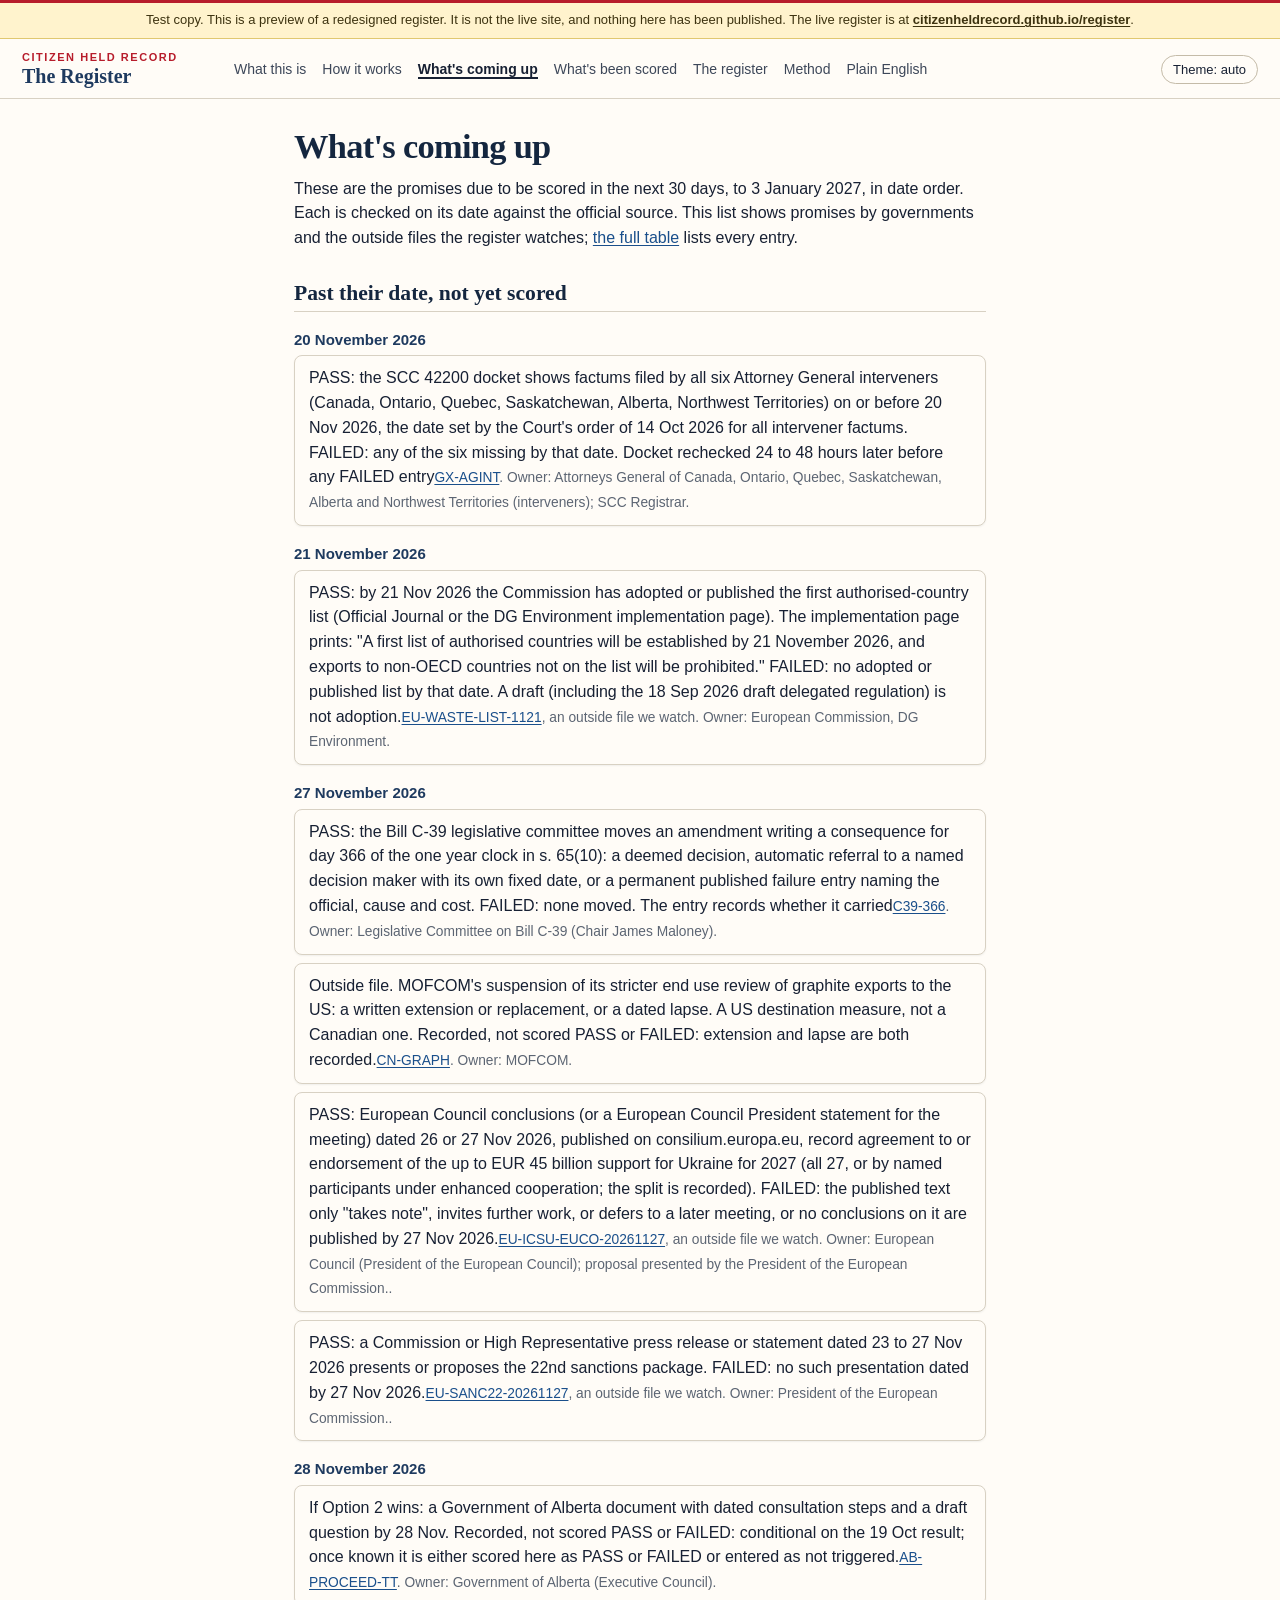
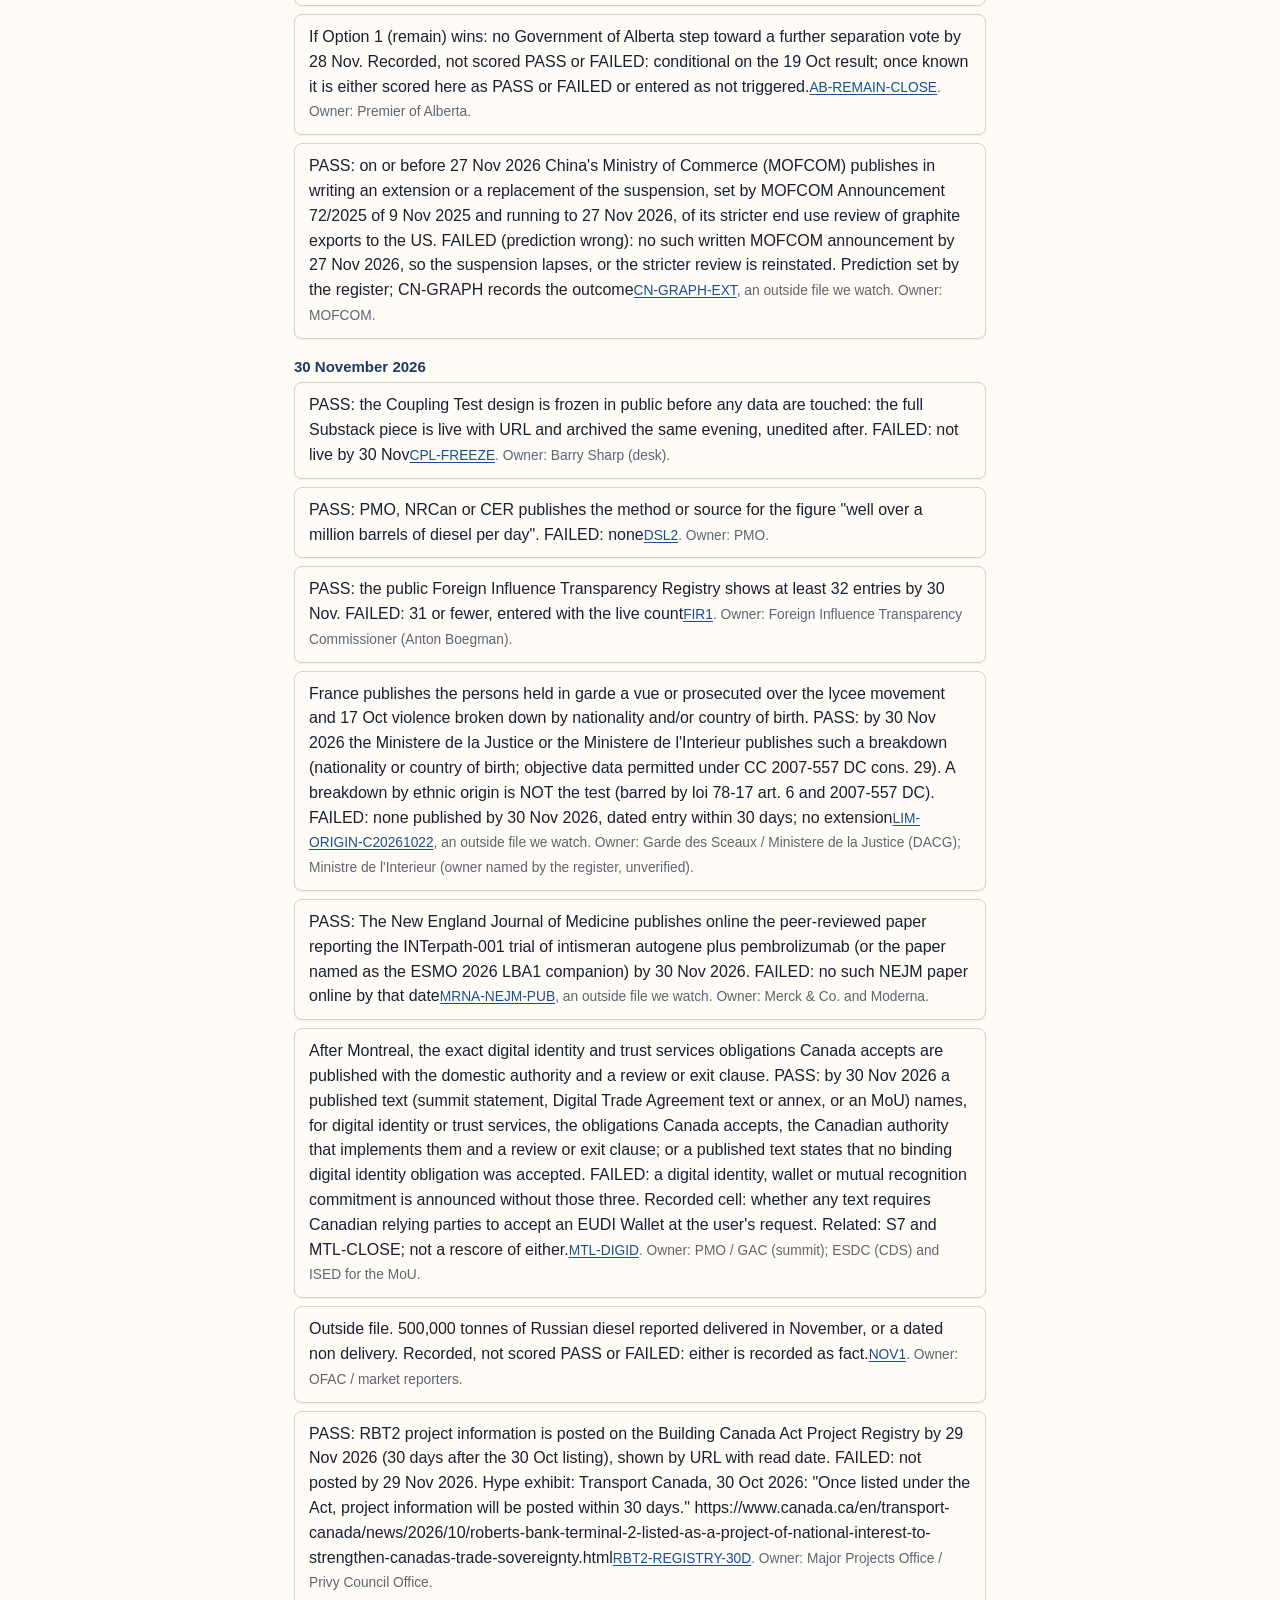
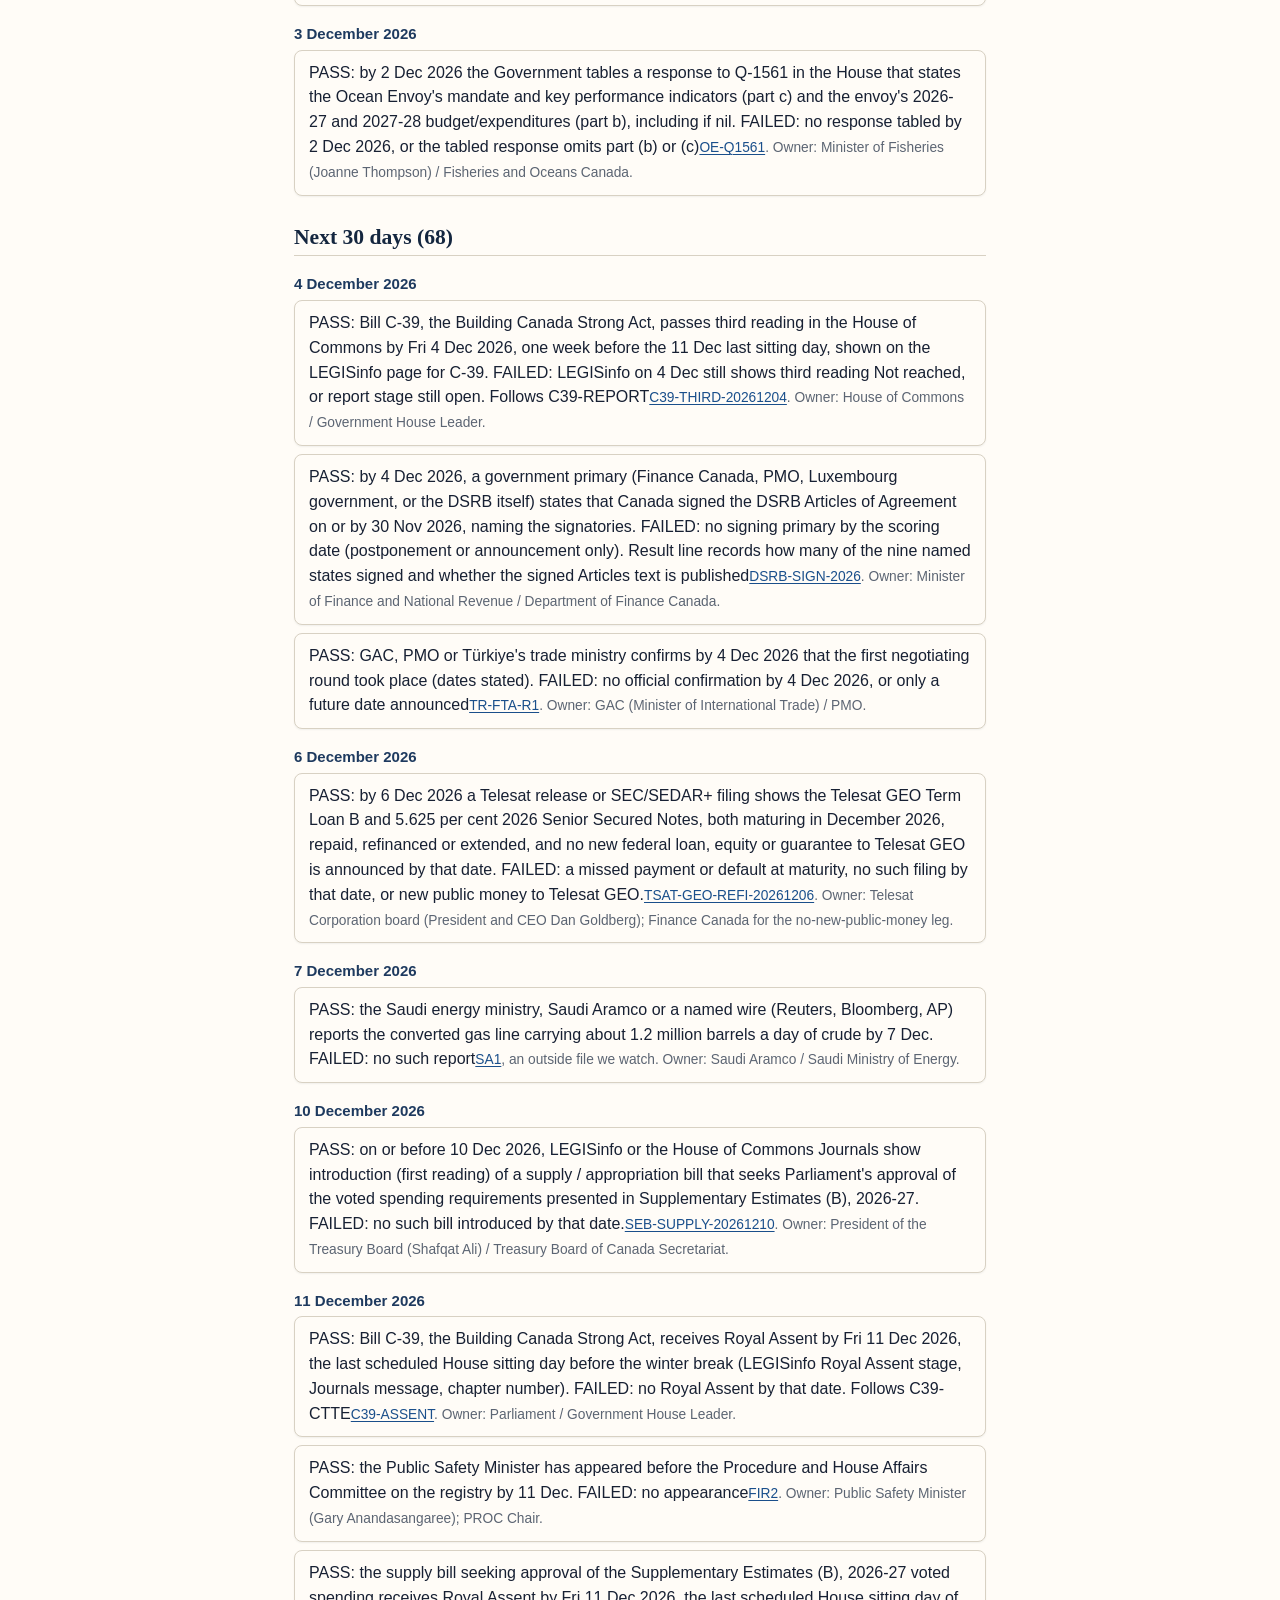
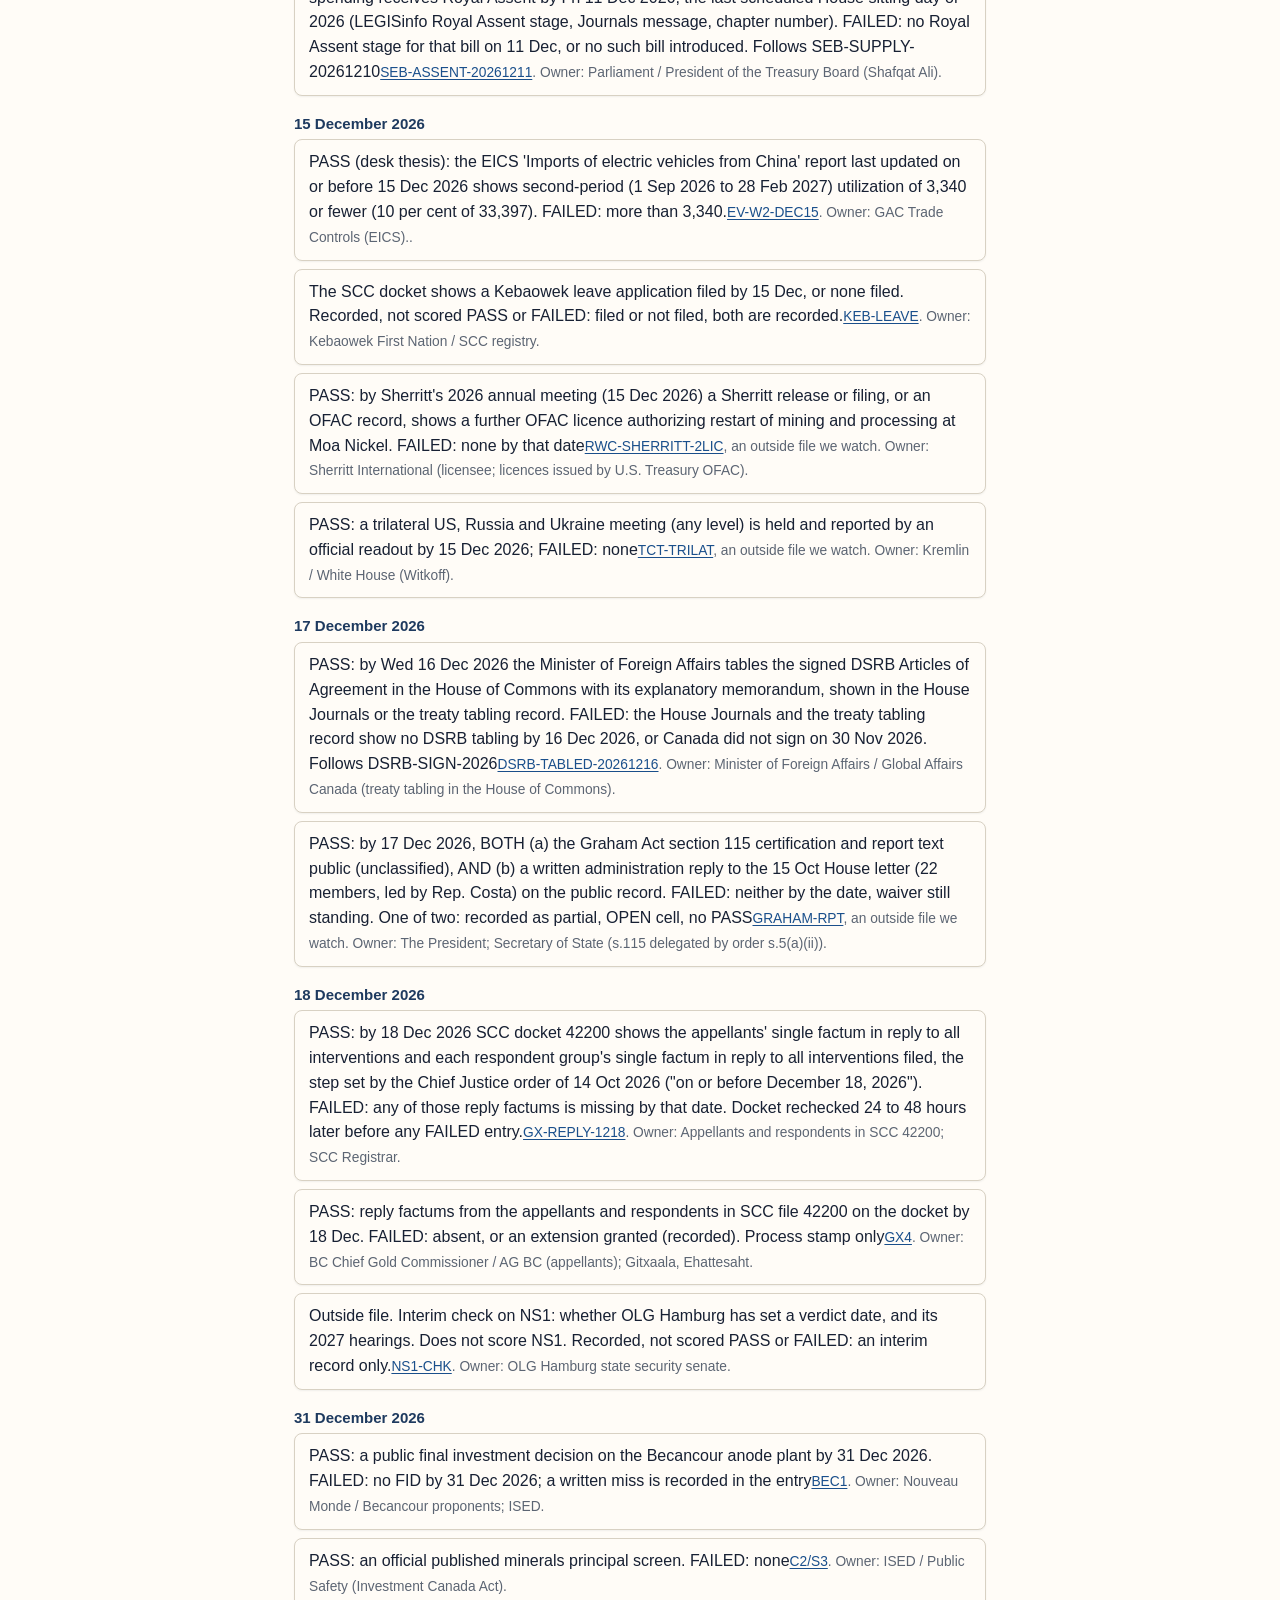
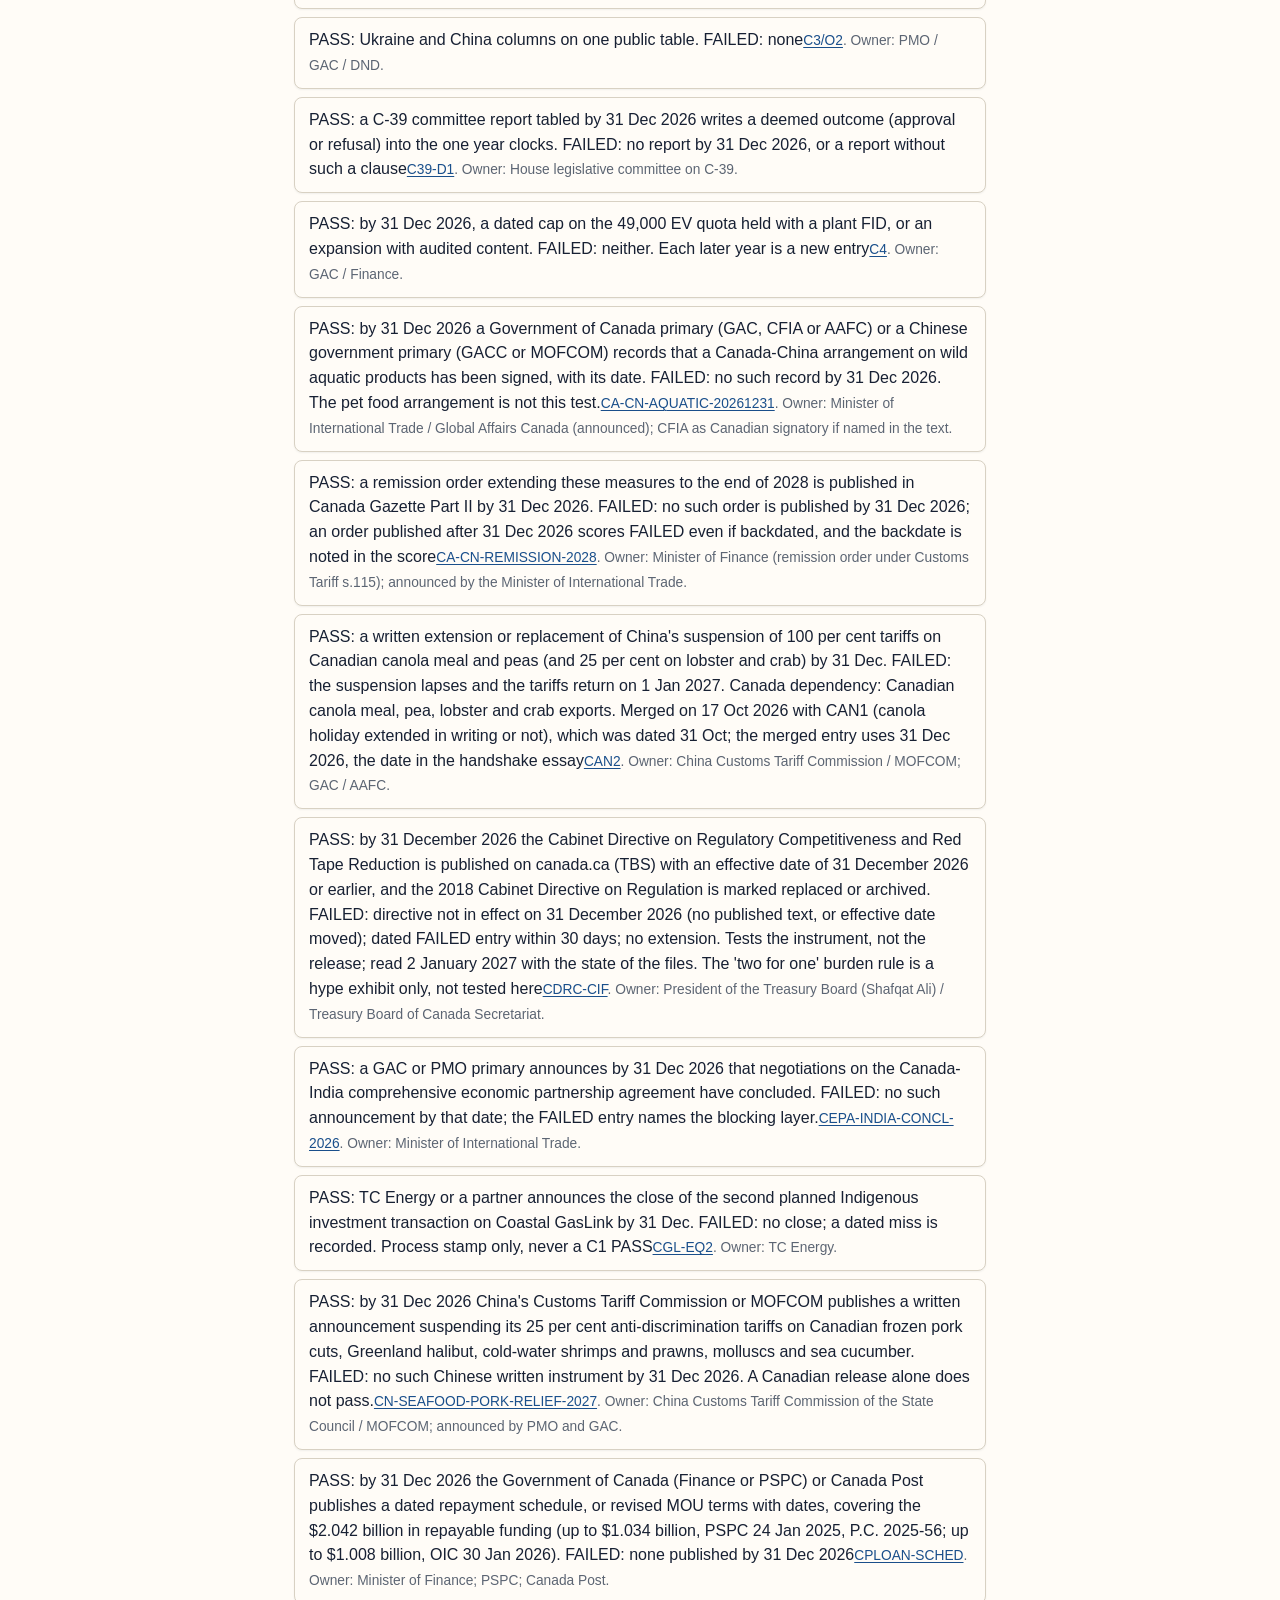
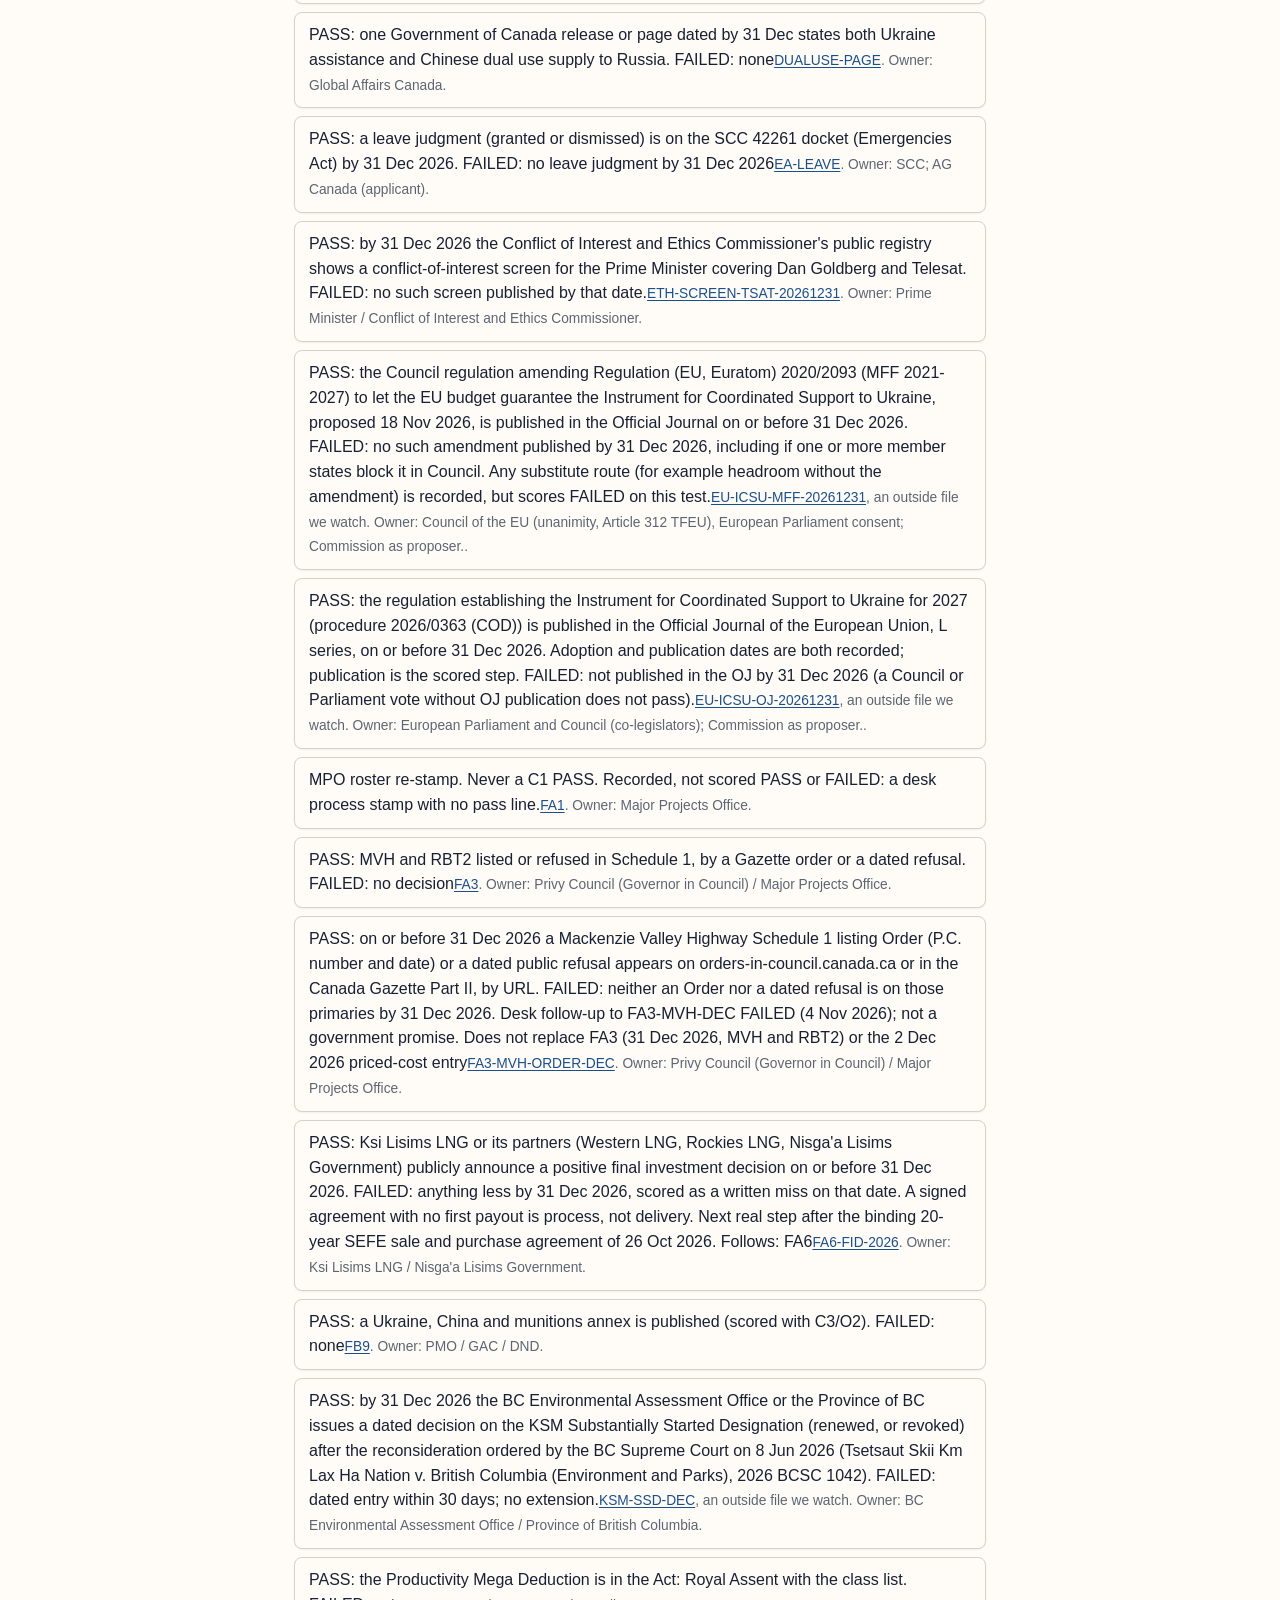
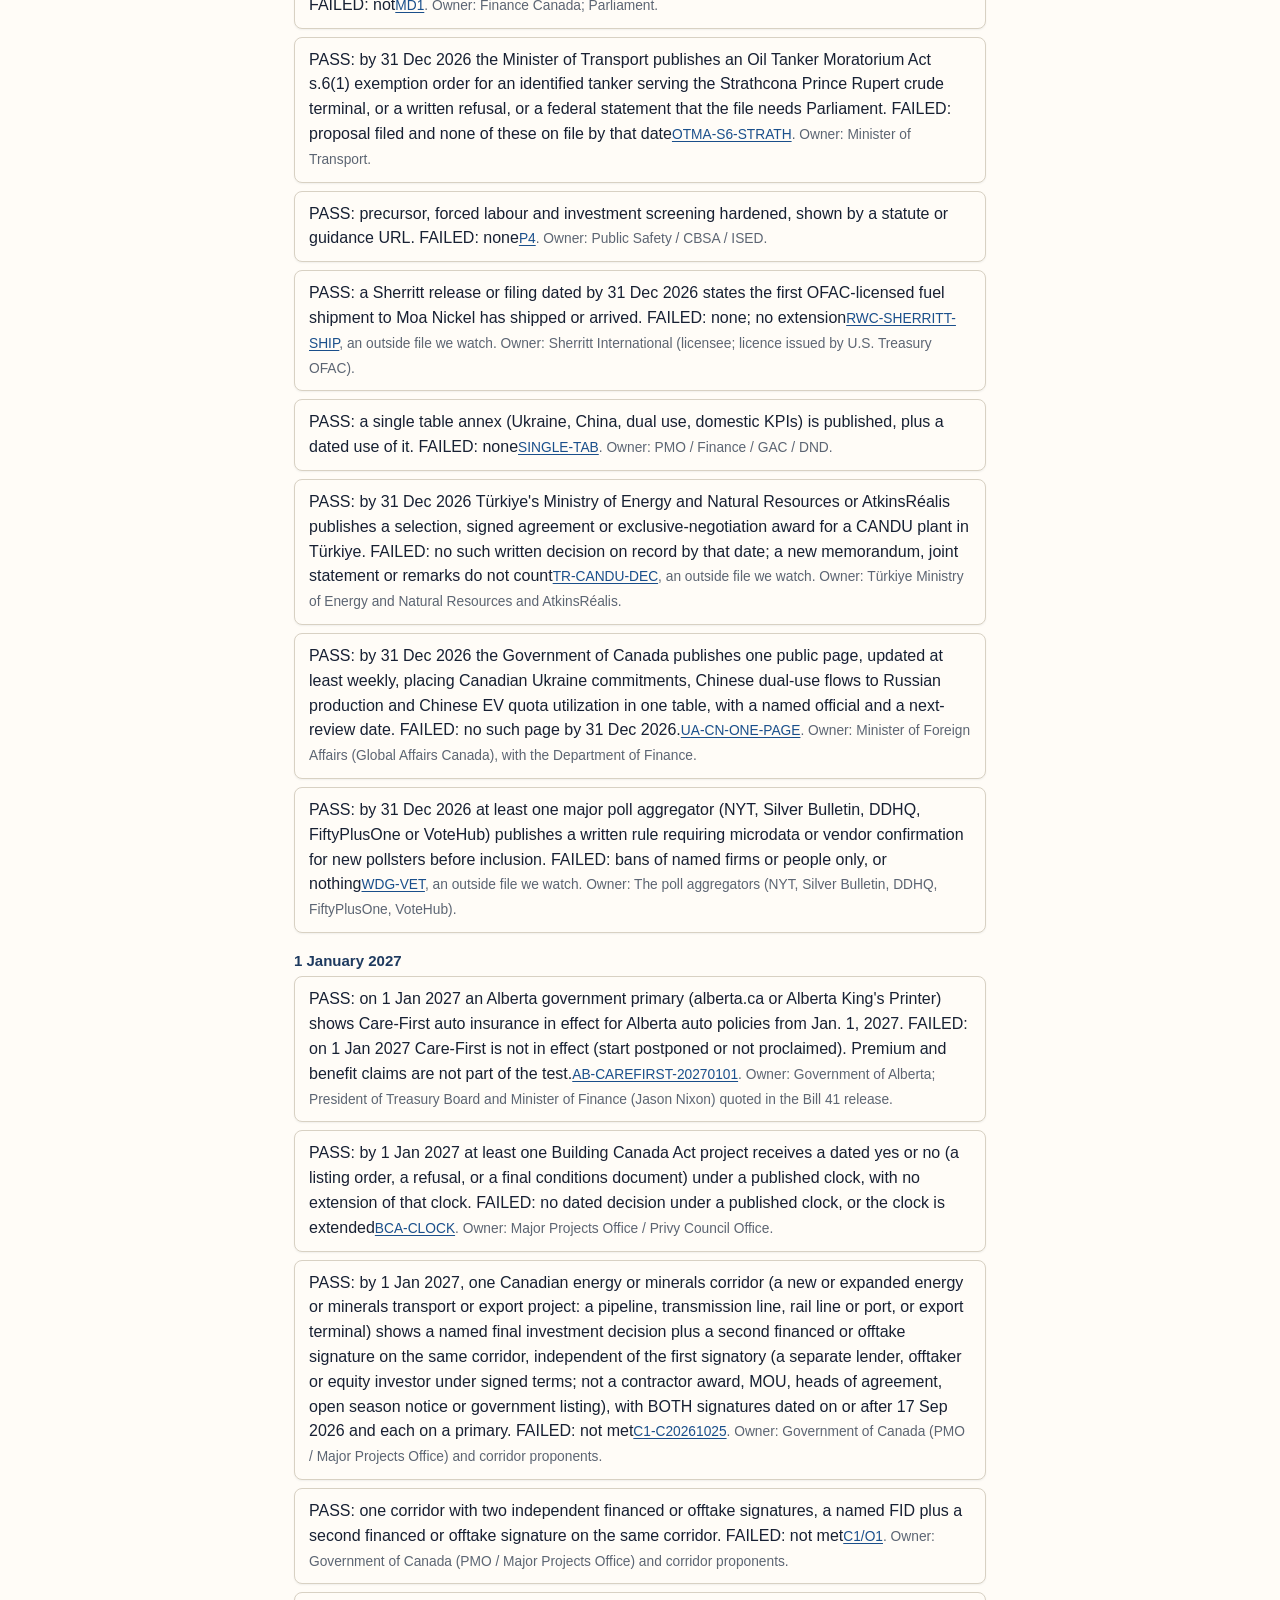
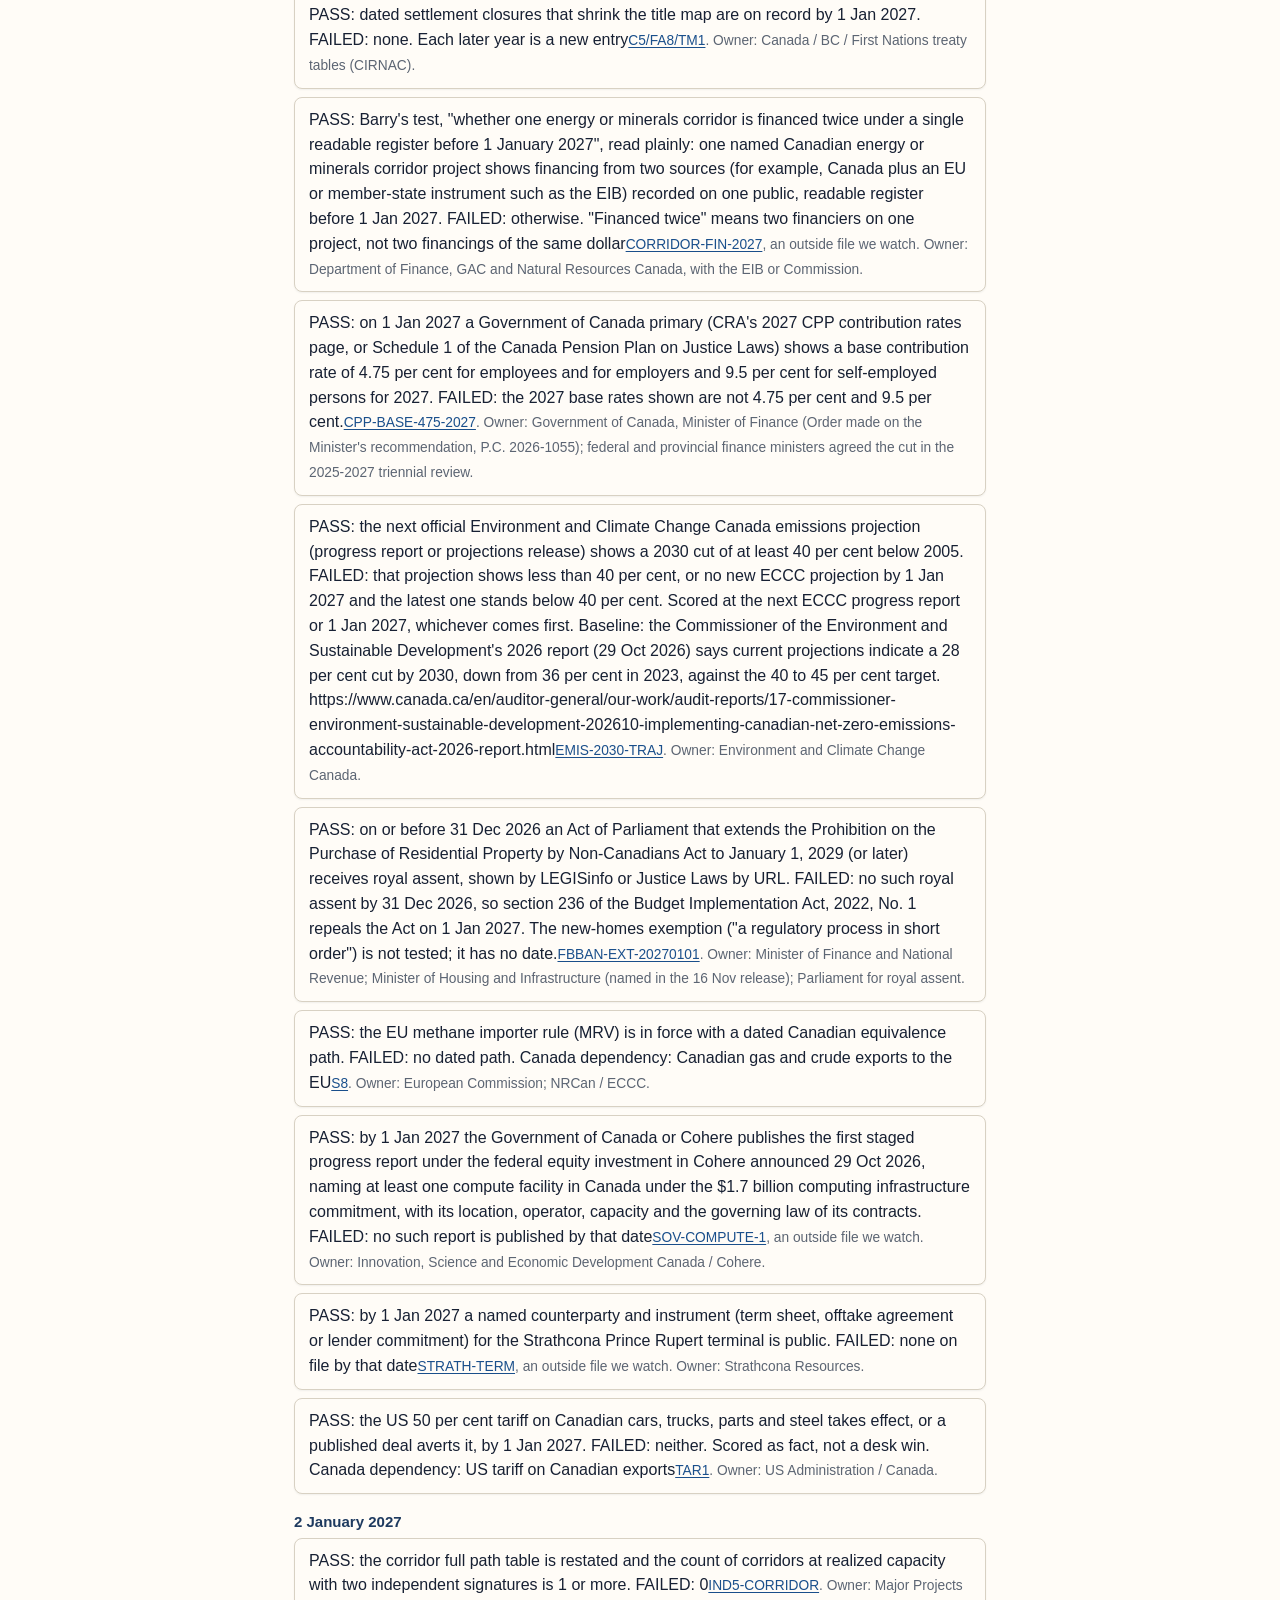
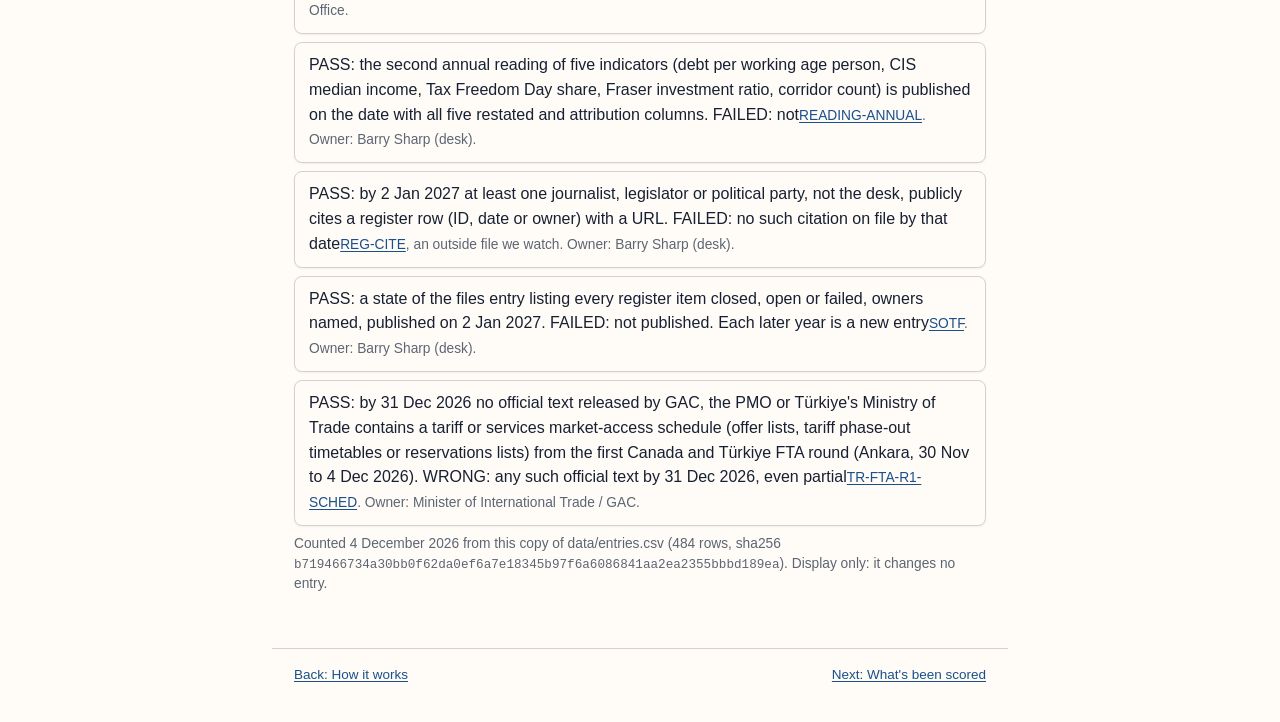
<file: coming-up.html>
<!DOCTYPE html>
<html lang="en">
<head>
<meta charset="utf-8">
<meta name="viewport" content="width=device-width, initial-scale=1">
<meta name="robots" content="noindex, nofollow">
<title>What's coming up | Citizen Held Record</title>
<link rel="stylesheet" href="assets/chr.css">
<link rel="icon" href="assets/favicon.svg" type="image/svg+xml">
<script>
(function(){try{var m=localStorage.getItem("chr-theme")||"auto";
var d=m==="dark"||(m!=="light"&&window.matchMedia&&matchMedia("(prefers-color-scheme: dark)").matches);
document.documentElement.setAttribute("data-theme", d?"dark":"light");}catch(e){}})();
</script>

</head>
<body class="page-shell" data-page="coming-up">
<div class="top-stack">
<div class="maple-bar" aria-hidden="true"></div>
<div class="test-banner">Test copy. This is a preview of a redesigned register. It is not the live site, and nothing here has been published. The live register is at <a href="https://citizenheldrecord.github.io/register/">citizenheldrecord.github.io/register</a>.</div>
<header class="site-header">
  <div class="bar">
    <a class="brand" href="index.html">
      <span class="brand-kicker">Citizen Held Record</span>
      <span class="brand-name">The Register</span>
    </a>
    <nav class="pages" aria-label="Pages">
      <ol>
        <li><a href="what.html">What this is</a></li><li><a href="how.html">How it works</a></li><li><a href="coming-up.html" aria-current="page">What's coming up</a></li><li><a href="scored.html">What's been scored</a></li><li><a href="index.html">The register</a></li><li><a href="method.html">Method</a></li><li><a href="plain-english.html">Plain English</a></li>
      </ol>
    </nav>
    <div class="header-actions">
      <button type="button" class="theme-toggle" id="theme-toggle" aria-label="Switch colour theme">Theme: auto</button>
    </div>
  </div>
</header>

<main class="page essay">
<p id="load-error" hidden></p>
<h1>What's coming up</h1>
<p id="coming-lead">These are the promises due to be scored in the next 30 days, in date order. Each is checked on its date against the official source. This list shows promises by governments and the outside files the register watches; <a href="index.html">the full table</a> lists every entry.</p>
<h2>Past their date, not yet scored</h2>
<div id="past-due"><p>Loading...</p></div>
<h2 id="next-30-heading">Next 30 days</h2>
<div id="next-30"><p>Loading...</p></div>
<p class="small" id="built-line"></p>
</main>
<div class="pager"><a href="how.html">Back: How it works</a><a href="scored.html">Next: What's been scored</a></div>

<script src="assets/lib.js"></script>
<script src="assets/pages.js"></script>
</body>
</html>
</file>
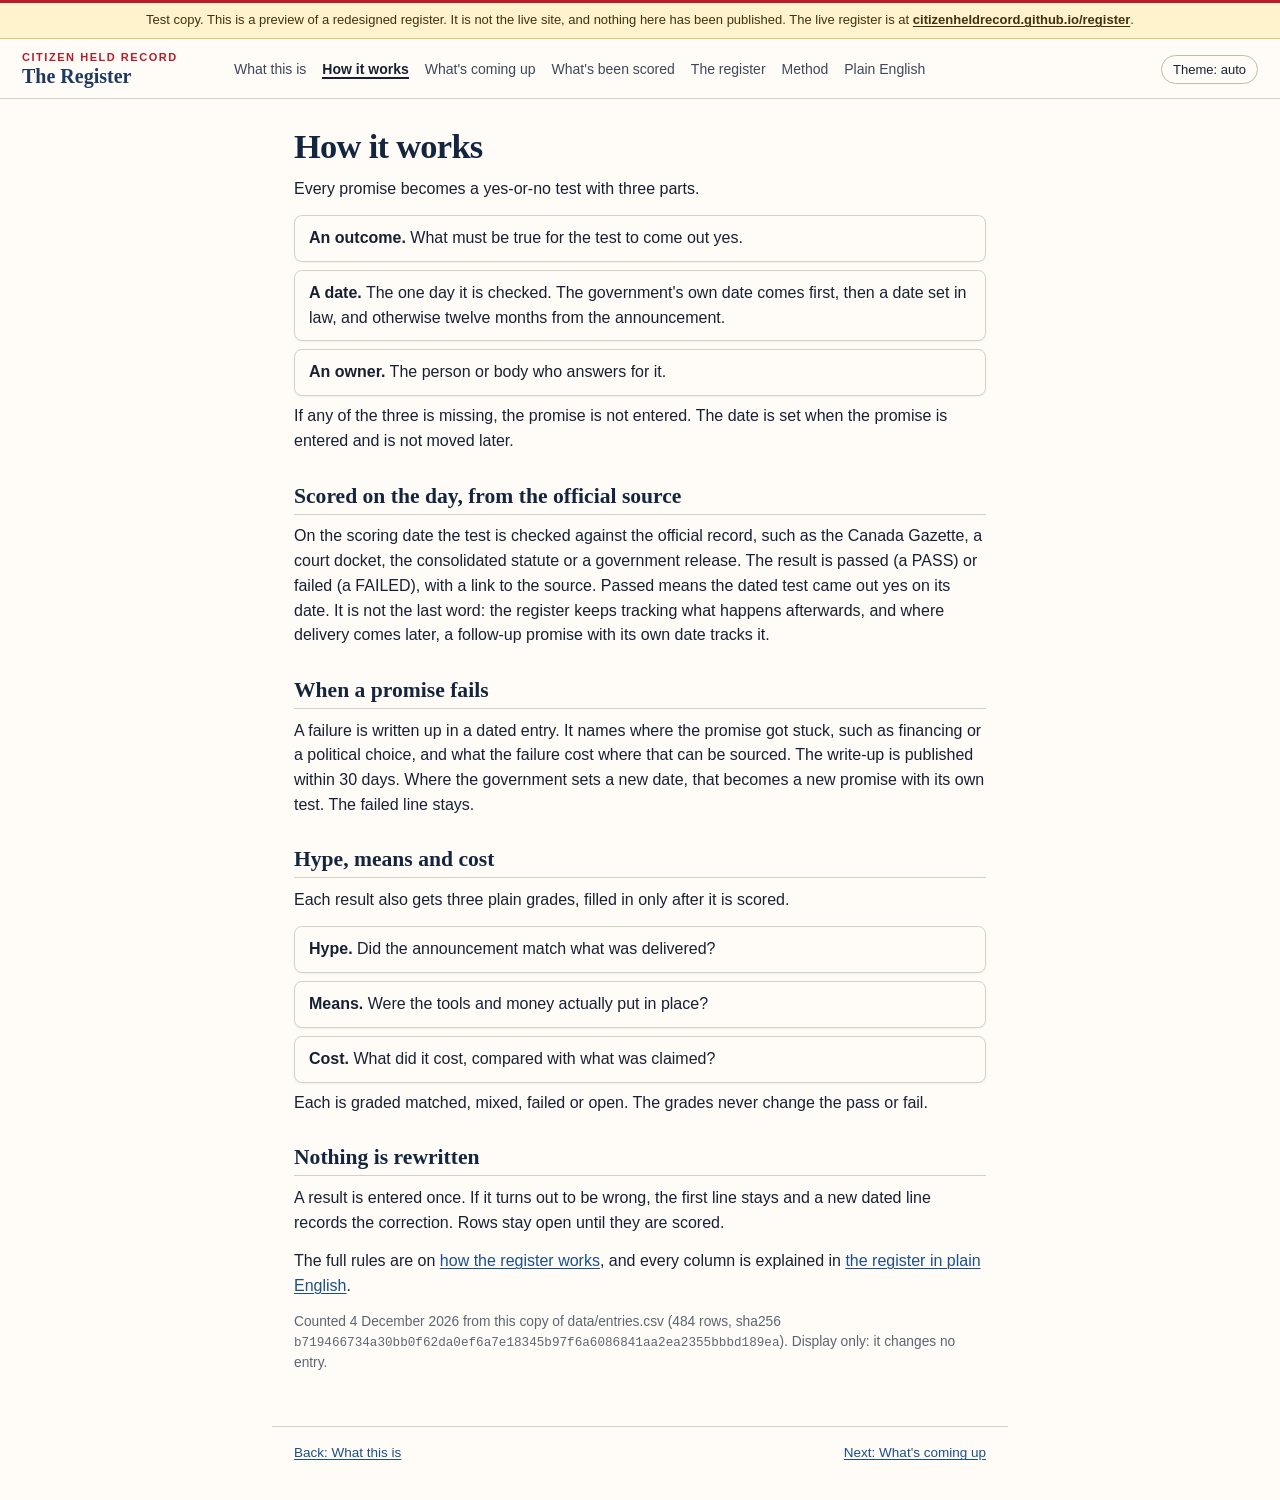
<file: how.html>
<!DOCTYPE html>
<html lang="en">
<head>
<meta charset="utf-8">
<meta name="viewport" content="width=device-width, initial-scale=1">
<meta name="robots" content="noindex, nofollow">
<title>How it works | Citizen Held Record</title>
<link rel="stylesheet" href="assets/chr.css">
<link rel="icon" href="assets/favicon.svg" type="image/svg+xml">
<script>
(function(){try{var m=localStorage.getItem("chr-theme")||"auto";
var d=m==="dark"||(m!=="light"&&window.matchMedia&&matchMedia("(prefers-color-scheme: dark)").matches);
document.documentElement.setAttribute("data-theme", d?"dark":"light");}catch(e){}})();
</script>

</head>
<body class="page-shell" data-page="what">
<div class="top-stack">
<div class="maple-bar" aria-hidden="true"></div>
<div class="test-banner">Test copy. This is a preview of a redesigned register. It is not the live site, and nothing here has been published. The live register is at <a href="https://citizenheldrecord.github.io/register/">citizenheldrecord.github.io/register</a>.</div>
<header class="site-header">
  <div class="bar">
    <a class="brand" href="index.html">
      <span class="brand-kicker">Citizen Held Record</span>
      <span class="brand-name">The Register</span>
    </a>
    <nav class="pages" aria-label="Pages">
      <ol>
        <li><a href="what.html">What this is</a></li><li><a href="how.html" aria-current="page">How it works</a></li><li><a href="coming-up.html">What's coming up</a></li><li><a href="scored.html">What's been scored</a></li><li><a href="index.html">The register</a></li><li><a href="method.html">Method</a></li><li><a href="plain-english.html">Plain English</a></li>
      </ol>
    </nav>
    <div class="header-actions">
      <button type="button" class="theme-toggle" id="theme-toggle" aria-label="Switch colour theme">Theme: auto</button>
    </div>
  </div>
</header>

<main class="page essay">
<p id="load-error" hidden></p>

<h1>How it works</h1>
<p>Every promise becomes a yes-or-no test with three parts.</p><ul class="list"><li><b>An outcome.</b> What must be true for the test to come out yes.</li><li><b>A date.</b> The one day it is checked. The government's own date comes first, then a date set in law, and otherwise twelve months from the announcement.</li><li><b>An owner.</b> The person or body who answers for it.</li></ul><p>If any of the three is missing, the promise is not entered. The date is set when the promise is entered and is not moved later.</p><h2>Scored on the day, from the official source</h2><p>On the scoring date the test is checked against the official record, such as the Canada Gazette, a court docket, the consolidated statute or a government release. The result is passed (a PASS) or failed (a FAILED), with a link to the source. Passed means the dated test came out yes on its date. It is not the last word: the register keeps tracking what happens afterwards, and where delivery comes later, a follow-up promise with its own date tracks it.</p><h2>When a promise fails</h2><p>A failure is written up in a dated entry. It names where the promise got stuck, such as financing or a political choice, and what the failure cost where that can be sourced. The write-up is published within 30 days. Where the government sets a new date, that becomes a new promise with its own test. The failed line stays.</p><h2>Hype, means and cost</h2><p>Each result also gets three plain grades, filled in only after it is scored.</p><ul class="list"><li><b>Hype.</b> Did the announcement match what was delivered?</li><li><b>Means.</b> Were the tools and money actually put in place?</li><li><b>Cost.</b> What did it cost, compared with what was claimed?</li></ul><p>Each is graded matched, mixed, failed or open. The grades never change the pass or fail.</p><h2>Nothing is rewritten</h2><p>A result is entered once. If it turns out to be wrong, the first line stays and a new dated line records the correction. Rows stay open until they are scored.</p><p>The full rules are on <a href="method.html">how the register works</a>, and every column is explained in <a href="plain-english.html">the register in plain English</a>.</p>
<p class="small" id="built-line"></p>

</main>
<div class="pager"><a href="what.html">Back: What this is</a><a href="coming-up.html">Next: What's coming up</a></div>

<script src="assets/lib.js"></script>
<script src="assets/pages.js"></script>
</body>
</html>
</file>
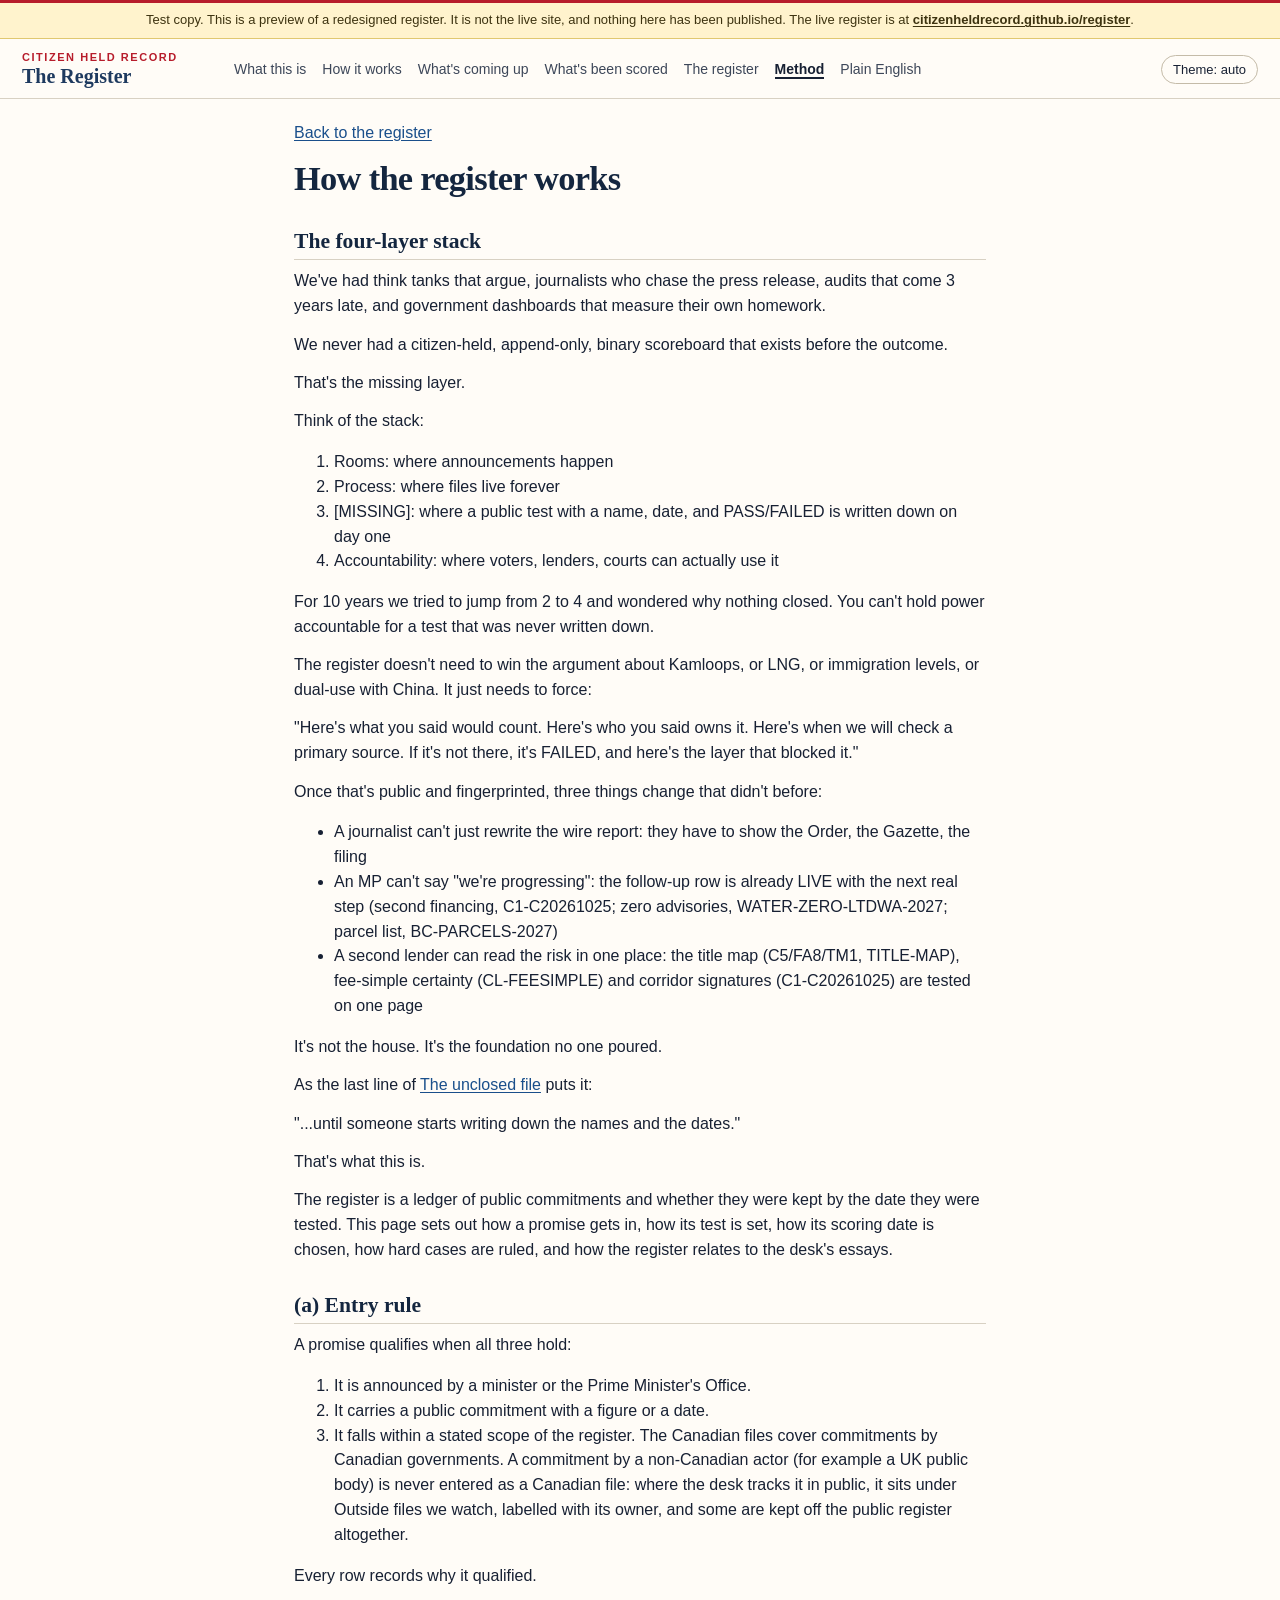
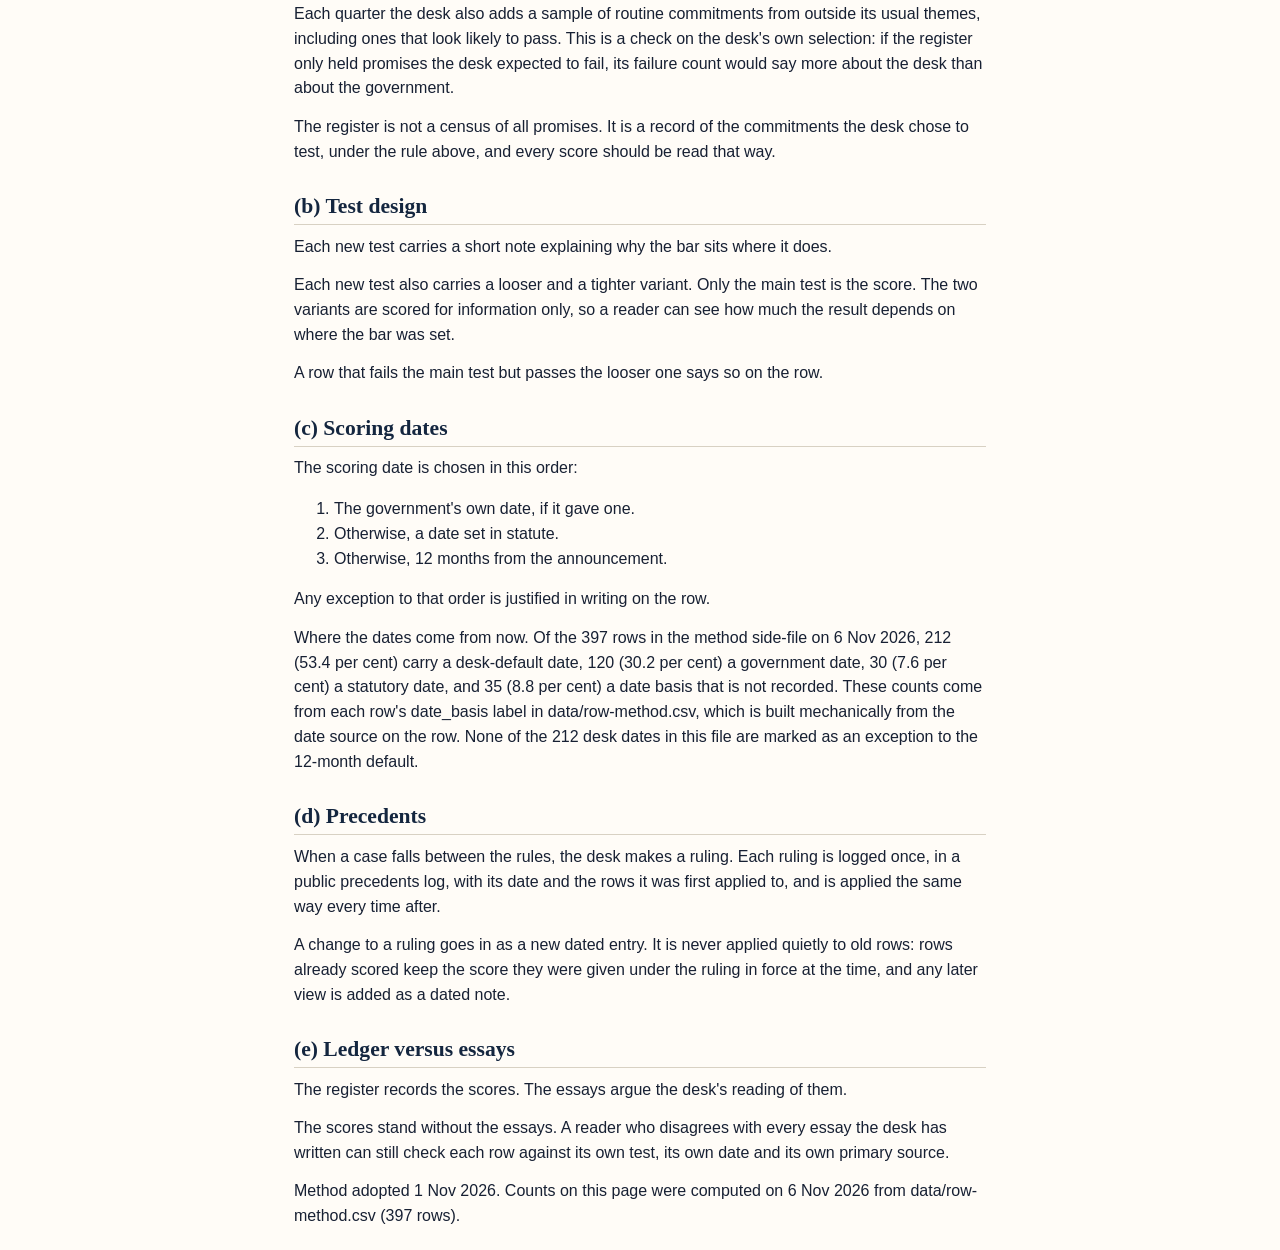
<file: method.html>
<!DOCTYPE html>
<html lang="en">
<head>
<meta charset="utf-8">
<meta name="viewport" content="width=device-width, initial-scale=1">
<meta name="robots" content="noindex, nofollow">
<title>How the register works</title>
<link rel="stylesheet" href="assets/chr.css">
<link rel="icon" href="assets/favicon.svg" type="image/svg+xml">
<script>
(function(){try{var m=localStorage.getItem("chr-theme")||"auto";
var d=m==="dark"||(m!=="light"&&window.matchMedia&&matchMedia("(prefers-color-scheme: dark)").matches);
document.documentElement.setAttribute("data-theme", d?"dark":"light");}catch(e){}})();
</script>

</head>
<body class="page-shell" data-page="static">
<div class="top-stack">
<div class="maple-bar" aria-hidden="true"></div>
<div class="test-banner">Test copy. This is a preview of a redesigned register. It is not the live site, and nothing here has been published. The live register is at <a href="https://citizenheldrecord.github.io/register/">citizenheldrecord.github.io/register</a>.</div>
<header class="site-header">
  <div class="bar">
    <a class="brand" href="index.html">
      <span class="brand-kicker">Citizen Held Record</span>
      <span class="brand-name">The Register</span>
    </a>
    <nav class="pages" aria-label="Pages">
      <ol>
        <li><a href="what.html">What this is</a></li><li><a href="how.html">How it works</a></li><li><a href="coming-up.html">What's coming up</a></li><li><a href="scored.html">What's been scored</a></li><li><a href="index.html">The register</a></li><li><a href="method.html" aria-current="page">Method</a></li><li><a href="plain-english.html">Plain English</a></li>
      </ol>
    </nav>
    <div class="header-actions">
      <button type="button" class="theme-toggle" id="theme-toggle" aria-label="Switch colour theme">Theme: auto</button>
    </div>
  </div>
</header>

<main class="page essay">
<p><a href="index.html">Back to the register</a></p>
<h1>How the register works</h1>
<h2>The four-layer stack</h2>
<p>We've had think tanks that argue, journalists who chase the press release, audits that come 3 years late, and government dashboards that measure their own homework.</p>
<p>We never had a citizen-held, append-only, binary scoreboard that exists before the outcome.</p>
<p>That's the missing layer.</p>
<p>Think of the stack:</p>
<ol><li>Rooms: where announcements happen</li><li>Process: where files live forever</li><li>[MISSING]: where a public test with a name, date, and PASS/FAILED is written down on day one</li><li>Accountability: where voters, lenders, courts can actually use it</li></ol>
<p>For 10 years we tried to jump from 2 to 4 and wondered why nothing closed. You can't hold power accountable for a test that was never written down.</p>
<p>The register doesn't need to win the argument about Kamloops, or LNG, or immigration levels, or dual-use with China. It just needs to force:</p>
<p>"Here's what you said would count. Here's who you said owns it. Here's when we will check a primary source. If it's not there, it's FAILED, and here's the layer that blocked it."</p>
<p>Once that's public and fingerprinted, three things change that didn't before:</p>
<ul><li>A journalist can't just rewrite the wire report: they have to show the Order, the Gazette, the filing</li><li>An MP can't say "we're progressing": the follow-up row is already LIVE with the next real step (second financing, C1-C20261025; zero advisories, WATER-ZERO-LTDWA-2027; parcel list, BC-PARCELS-2027)</li><li>A second lender can read the risk in one place: the title map (C5/FA8/TM1, TITLE-MAP), fee-simple certainty (CL-FEESIMPLE) and corridor signatures (C1-C20261025) are tested on one page</li></ul>
<p>It's not the house. It's the foundation no one poured.</p>
<p>As the last line of <a href="https://barryesharp.substack.com/p/the-unclosed-file">The unclosed file</a> puts it:</p>
<p>"...until someone starts writing down the names and the dates."</p>
<p>That's what this is.</p>
<p>The register is a ledger of public commitments and whether they were kept by the date they were tested. This page sets out how a promise gets in, how its test is set, how its scoring date is chosen, how hard cases are ruled, and how the register relates to the desk's essays.</p>
<h2>(a) Entry rule</h2>
<p>A promise qualifies when all three hold:</p>
<ol><li>It is announced by a minister or the Prime Minister&#x27;s Office.</li><li>It carries a public commitment with a figure or a date.</li><li>It falls within a stated scope of the register. The Canadian files cover commitments by Canadian governments. A commitment by a non-Canadian actor (for example a UK public body) is never entered as a Canadian file: where the desk tracks it in public, it sits under Outside files we watch, labelled with its owner, and some are kept off the public register altogether.</li></ol>
<p>Every row records why it qualified.</p>
<p>Each quarter the desk also adds a sample of routine commitments from outside its usual themes, including ones that look likely to pass. This is a check on the desk's own selection: if the register only held promises the desk expected to fail, its failure count would say more about the desk than about the government.</p>
<p>The register is not a census of all promises. It is a record of the commitments the desk chose to test, under the rule above, and every score should be read that way.</p>
<h2>(b) Test design</h2>
<p>Each new test carries a short note explaining why the bar sits where it does.</p>
<p>Each new test also carries a looser and a tighter variant. Only the main test is the score. The two variants are scored for information only, so a reader can see how much the result depends on where the bar was set.</p>
<p>A row that fails the main test but passes the looser one says so on the row.</p>
<h2>(c) Scoring dates</h2>
<p>The scoring date is chosen in this order:</p>
<ol><li>The government&#x27;s own date, if it gave one.</li><li>Otherwise, a date set in statute.</li><li>Otherwise, 12 months from the announcement.</li></ol>
<p>Any exception to that order is justified in writing on the row.</p>
<p>Where the dates come from now. Of the 397 rows in the method side-file on 6 Nov 2026, 212 (53.4 per cent) carry a desk-default date, 120 (30.2 per cent) a government date, 30 (7.6 per cent) a statutory date, and 35 (8.8 per cent) a date basis that is not recorded. These counts come from each row&#x27;s date_basis label in data/row-method.csv, which is built mechanically from the date source on the row. None of the 212 desk dates in this file are marked as an exception to the 12-month default.</p>
<h2>(d) Precedents</h2>
<p>When a case falls between the rules, the desk makes a ruling. Each ruling is logged once, in a public precedents log, with its date and the rows it was first applied to, and is applied the same way every time after.</p>
<p>A change to a ruling goes in as a new dated entry. It is never applied quietly to old rows: rows already scored keep the score they were given under the ruling in force at the time, and any later view is added as a dated note.</p>
<h2>(e) Ledger versus essays</h2>
<p>The register records the scores. The essays argue the desk's reading of them.</p>
<p>The scores stand without the essays. A reader who disagrees with every essay the desk has written can still check each row against its own test, its own date and its own primary source.</p>
<p>Method adopted 1 Nov 2026. Counts on this page were computed on 6 Nov 2026 from data/row-method.csv (397 rows).</p>

</main>

<script src="assets/lib.js"></script>
<script src="assets/pages.js"></script>
</body>
</html>
</file>
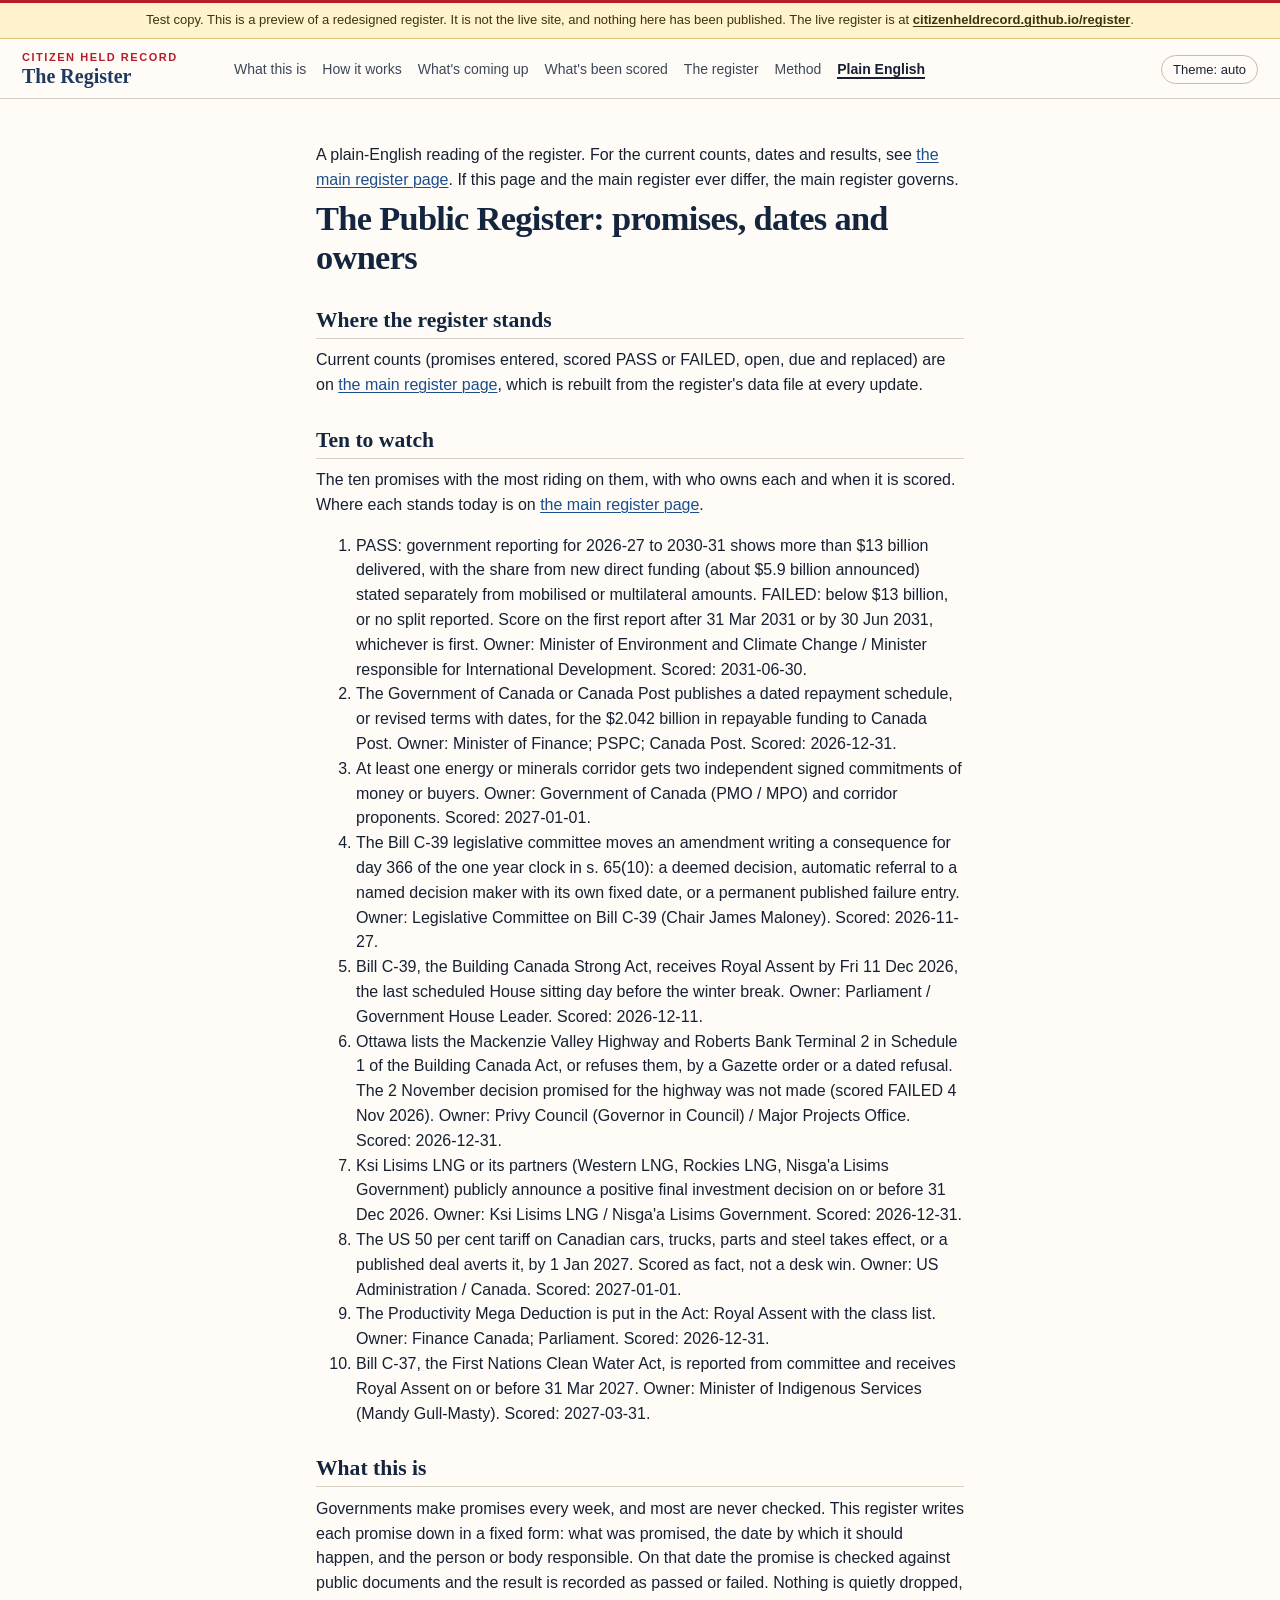
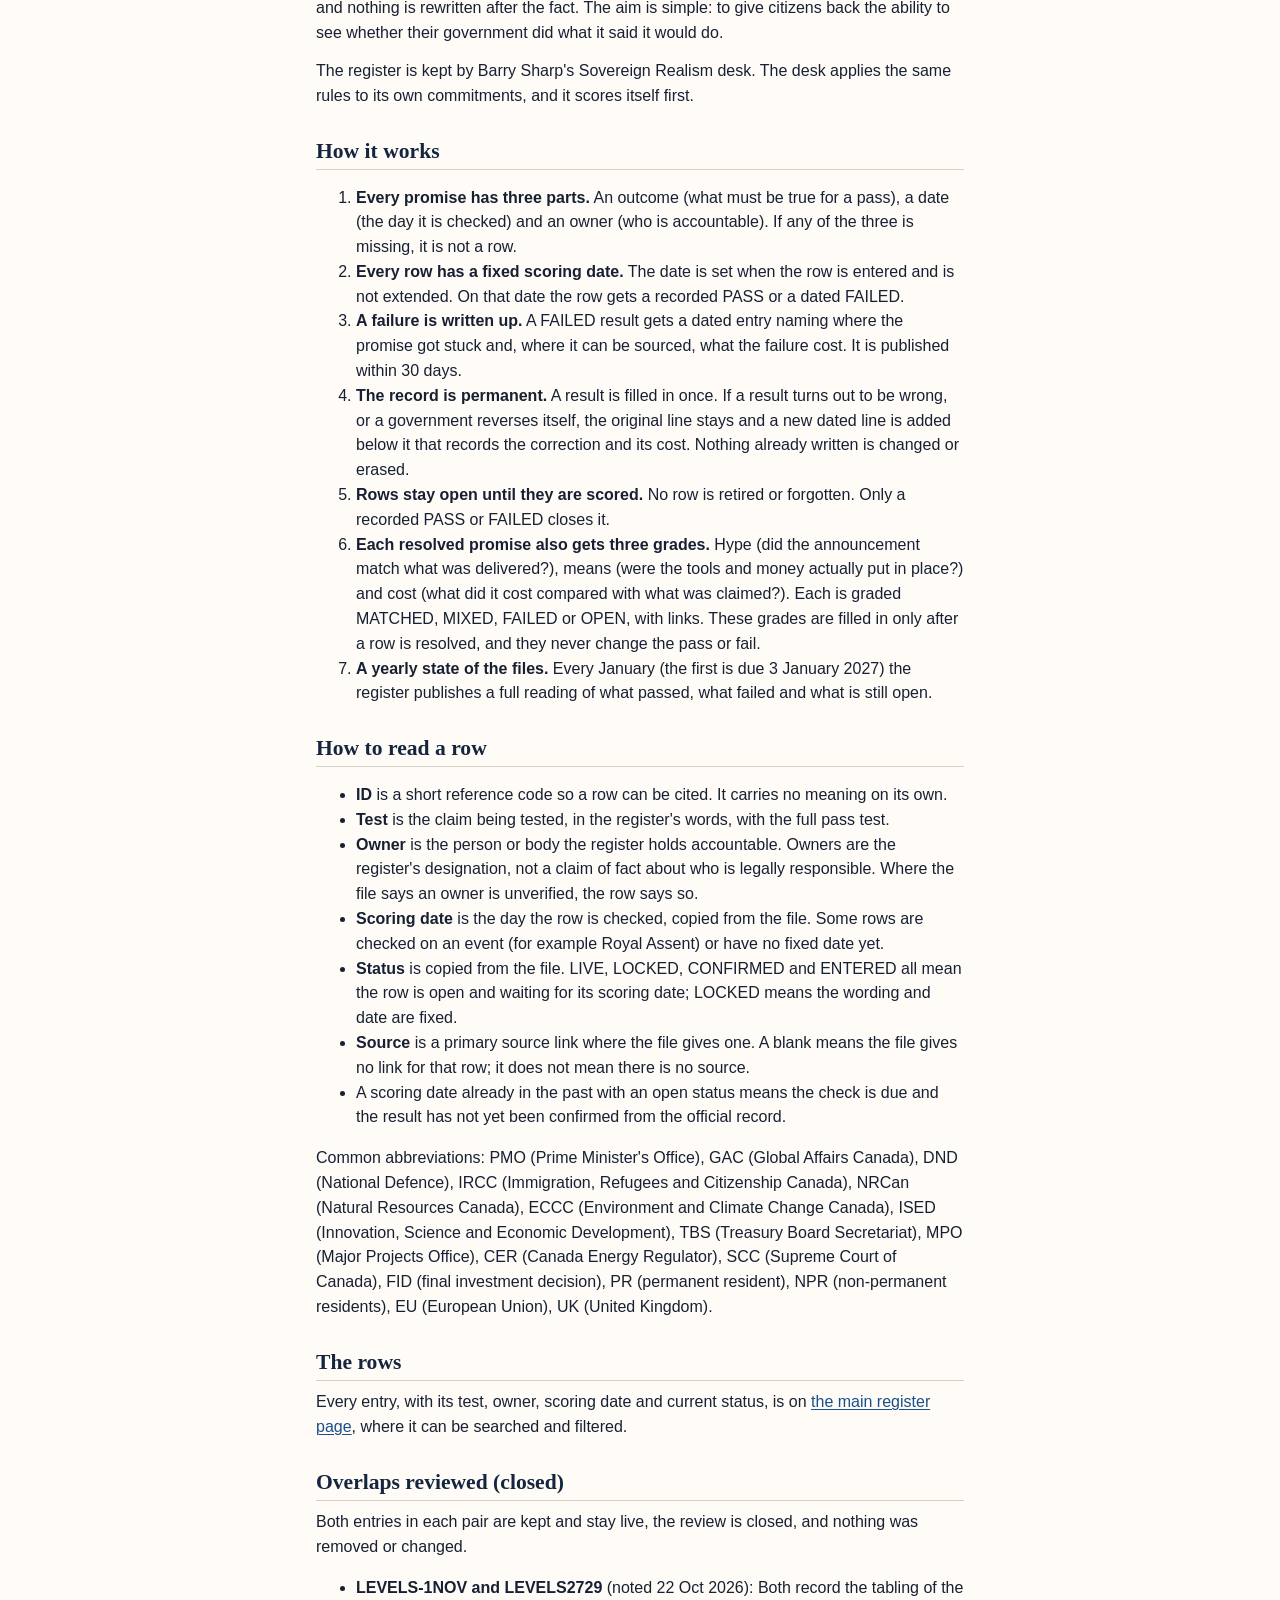
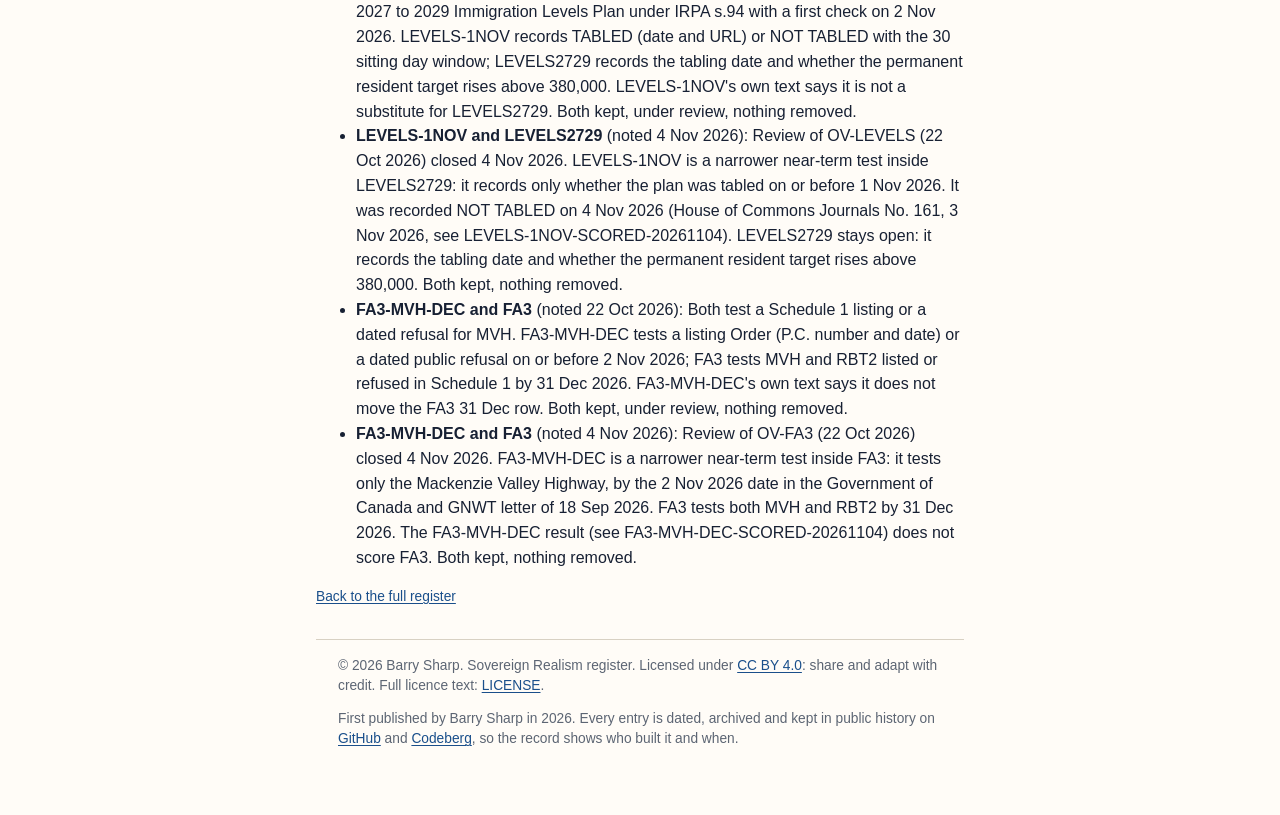
<file: plain-english.html>
<!DOCTYPE html>
<html lang="en">
<head>
<meta charset="utf-8">
<meta name="viewport" content="width=device-width, initial-scale=1">
<meta name="robots" content="noindex, nofollow">
<title>Read the register in plain English</title>
<link rel="stylesheet" href="assets/chr.css">
<link rel="icon" href="assets/favicon.svg" type="image/svg+xml">
<script>
(function(){try{var m=localStorage.getItem("chr-theme")||"auto";
var d=m==="dark"||(m!=="light"&&window.matchMedia&&matchMedia("(prefers-color-scheme: dark)").matches);
document.documentElement.setAttribute("data-theme", d?"dark":"light");}catch(e){}})();
</script>

</head>
<body class="page-shell" data-page="static">
<div class="top-stack">
<div class="maple-bar" aria-hidden="true"></div>
<div class="test-banner">Test copy. This is a preview of a redesigned register. It is not the live site, and nothing here has been published. The live register is at <a href="https://citizenheldrecord.github.io/register/">citizenheldrecord.github.io/register</a>.</div>
<header class="site-header">
  <div class="bar">
    <a class="brand" href="index.html">
      <span class="brand-kicker">Citizen Held Record</span>
      <span class="brand-name">The Register</span>
    </a>
    <nav class="pages" aria-label="Pages">
      <ol>
        <li><a href="what.html">What this is</a></li><li><a href="how.html">How it works</a></li><li><a href="coming-up.html">What's coming up</a></li><li><a href="scored.html">What's been scored</a></li><li><a href="index.html">The register</a></li><li><a href="method.html">Method</a></li><li><a href="plain-english.html" aria-current="page">Plain English</a></li>
      </ol>
    </nav>
    <div class="header-actions">
      <button type="button" class="theme-toggle" id="theme-toggle" aria-label="Switch colour theme">Theme: auto</button>
    </div>
  </div>
</header>

<main class="page essay">
<div class="wrap">
<div class="proto">A plain-English reading of the register. For the current counts, dates and results, see <a href="index.html">the main register page</a>. If this page and the main register ever differ, the main register governs.</div>
<h1>The Public Register: promises, dates and owners</h1>
<h2>Where the register stands</h2>
<p>Current counts (promises entered, scored PASS or FAILED, open, due and replaced) are on <a href="index.html">the main register page</a>, which is rebuilt from the register's data file at every update.</p>
<h2>Ten to watch</h2>
<p>The ten promises with the most riding on them, with who owns each and when it is scored. Where each stands today is on <a href="index.html">the main register page</a>.</p>
<ol>
<li data-id="CLIM-13B">PASS: government reporting for 2026-27 to 2030-31 shows more than $13 billion delivered, with the share from new direct funding (about $5.9 billion announced) stated separately from mobilised or multilateral amounts. FAILED: below $13 billion, or no split reported. Score on the first report after 31 Mar 2031 or by 30 Jun 2031, whichever is first. Owner: Minister of Environment and Climate Change / Minister responsible for International Development. Scored: 2031-06-30.</li>
<li data-id="CPLOAN-SCHED">The Government of Canada or Canada Post publishes a dated repayment schedule, or revised terms with dates, for the $2.042 billion in repayable funding to Canada Post. Owner: Minister of Finance; PSPC; Canada Post. Scored: 2026-12-31.</li>
<li data-id="C1/O1">At least one energy or minerals corridor gets two independent signed commitments of money or buyers. Owner: Government of Canada (PMO / MPO) and corridor proponents. Scored: 2027-01-01.</li>
<li data-id="C39-366">The Bill C-39 legislative committee moves an amendment writing a consequence for day 366 of the one year clock in s. 65(10): a deemed decision, automatic referral to a named decision maker with its own fixed date, or a permanent published failure entry. Owner: Legislative Committee on Bill C-39 (Chair James Maloney). Scored: 2026-11-27.</li>
<li data-id="C39-ASSENT">Bill C-39, the Building Canada Strong Act, receives Royal Assent by Fri 11 Dec 2026, the last scheduled House sitting day before the winter break. Owner: Parliament / Government House Leader. Scored: 2026-12-11.</li>
<li data-id="FA3">Ottawa lists the Mackenzie Valley Highway and Roberts Bank Terminal 2 in Schedule 1 of the Building Canada Act, or refuses them, by a Gazette order or a dated refusal. The 2 November decision promised for the highway was not made (scored FAILED 4 Nov 2026). Owner: Privy Council (Governor in Council) / Major Projects Office. Scored: 2026-12-31.</li>
<li data-id="FA6-FID-2026">Ksi Lisims LNG or its partners (Western LNG, Rockies LNG, Nisga'a Lisims Government) publicly announce a positive final investment decision on or before 31 Dec 2026. Owner: Ksi Lisims LNG / Nisga'a Lisims Government. Scored: 2026-12-31.</li>
<li data-id="TAR1">The US 50 per cent tariff on Canadian cars, trucks, parts and steel takes effect, or a published deal averts it, by 1 Jan 2027. Scored as fact, not a desk win. Owner: US Administration / Canada. Scored: 2027-01-01.</li>
<li data-id="MD1">The Productivity Mega Deduction is put in the Act: Royal Assent with the class list. Owner: Finance Canada; Parliament. Scored: 2026-12-31.</li>
<li data-id="C37-CHAIN-2027">Bill C-37, the First Nations Clean Water Act, is reported from committee and receives Royal Assent on or before 31 Mar 2027. Owner: Minister of Indigenous Services (Mandy Gull-Masty). Scored: 2027-03-31.</li>
</ol>
<h2>What this is</h2>
<p>Governments make promises every week, and most are never checked. This register writes each promise down in a fixed form: what was promised, the date by which it should happen, and the person or body responsible. On that date the promise is checked against public documents and the result is recorded as passed or failed. Nothing is quietly dropped, and nothing is rewritten after the fact. The aim is simple: to give citizens back the ability to see whether their government did what it said it would do.</p>
<p>The register is kept by Barry Sharp's Sovereign Realism desk. The desk applies the same rules to its own commitments, and it scores itself first.</p>
<h2>How it works</h2>
<ol>
<li><b>Every promise has three parts.</b> An outcome (what must be true for a pass), a date (the day it is checked) and an owner (who is accountable). If any of the three is missing, it is not a row.</li>
<li><b>Every row has a fixed scoring date.</b> The date is set when the row is entered and is not extended. On that date the row gets a recorded PASS or a dated FAILED.</li>
<li><b>A failure is written up.</b> A FAILED result gets a dated entry naming where the promise got stuck and, where it can be sourced, what the failure cost. It is published within 30 days.</li>
<li><b>The record is permanent.</b> A result is filled in once. If a result turns out to be wrong, or a government reverses itself, the original line stays and a new dated line is added below it that records the correction and its cost. Nothing already written is changed or erased.</li>
<li><b>Rows stay open until they are scored.</b> No row is retired or forgotten. Only a recorded PASS or FAILED closes it.</li>
<li><b>Each resolved promise also gets three grades.</b> Hype (did the announcement match what was delivered?), means (were the tools and money actually put in place?) and cost (what did it cost compared with what was claimed?). Each is graded MATCHED, MIXED, FAILED or OPEN, with links. These grades are filled in only after a row is resolved, and they never change the pass or fail.</li>
<li><b>A yearly state of the files.</b> Every January (the first is due 3 January 2027) the register publishes a full reading of what passed, what failed and what is still open.</li>
</ol>
<h2>How to read a row</h2>
<ul>
<li><b>ID</b> is a short reference code so a row can be cited. It carries no meaning on its own.</li>
<li><b>Test</b> is the claim being tested, in the register's words, with the full pass test.</li>
<li><b>Owner</b> is the person or body the register holds accountable. Owners are the register's designation, not a claim of fact about who is legally responsible. Where the file says an owner is unverified, the row says so.</li>
<li><b>Scoring date</b> is the day the row is checked, copied from the file. Some rows are checked on an event (for example Royal Assent) or have no fixed date yet.</li>
<li><b>Status</b> is copied from the file. LIVE, LOCKED, CONFIRMED and ENTERED all mean the row is open and waiting for its scoring date; LOCKED means the wording and date are fixed.</li>
<li><b>Source</b> is a primary source link where the file gives one. A blank means the file gives no link for that row; it does not mean there is no source.</li>
<li>A scoring date already in the past with an open status means the check is due and the result has not yet been confirmed from the official record.</li>
</ul>
<p>Common abbreviations: PMO (Prime Minister's Office), GAC (Global Affairs Canada), DND (National Defence), IRCC (Immigration, Refugees and Citizenship Canada), NRCan (Natural Resources Canada), ECCC (Environment and Climate Change Canada), ISED (Innovation, Science and Economic Development), TBS (Treasury Board Secretariat), MPO (Major Projects Office), CER (Canada Energy Regulator), SCC (Supreme Court of Canada), FID (final investment decision), PR (permanent resident), NPR (non-permanent residents), EU (European Union), UK (United Kingdom).</p>
<h2>The rows</h2>
<p>Every entry, with its test, owner, scoring date and current status, is on <a href="index.html">the main register page</a>, where it can be searched and filtered.</p>
<!-- OVERLAPS --><section class="overlaps"><h2>Overlaps reviewed (closed)</h2><p>Both entries in each pair are kept and stay live, the review is closed, and nothing was removed or changed.</p><ul><li><strong>LEVELS-1NOV and LEVELS2729</strong> (noted 22 Oct 2026): Both record the tabling of the 2027 to 2029 Immigration Levels Plan under IRPA s.94 with a first check on 2 Nov 2026. LEVELS-1NOV records TABLED (date and URL) or NOT TABLED with the 30 sitting day window; LEVELS2729 records the tabling date and whether the permanent resident target rises above 380,000. LEVELS-1NOV's own text says it is not a substitute for LEVELS2729. Both kept, under review, nothing removed.</li><li><strong>LEVELS-1NOV and LEVELS2729</strong> (noted 4 Nov 2026): Review of OV-LEVELS (22 Oct 2026) closed 4 Nov 2026. LEVELS-1NOV is a narrower near-term test inside LEVELS2729: it records only whether the plan was tabled on or before 1 Nov 2026. It was recorded NOT TABLED on 4 Nov 2026 (House of Commons Journals No. 161, 3 Nov 2026, see LEVELS-1NOV-SCORED-20261104). LEVELS2729 stays open: it records the tabling date and whether the permanent resident target rises above 380,000. Both kept, nothing removed.</li><li><strong>FA3-MVH-DEC and FA3</strong> (noted 22 Oct 2026): Both test a Schedule 1 listing or a dated refusal for MVH. FA3-MVH-DEC tests a listing Order (P.C. number and date) or a dated public refusal on or before 2 Nov 2026; FA3 tests MVH and RBT2 listed or refused in Schedule 1 by 31 Dec 2026. FA3-MVH-DEC's own text says it does not move the FA3 31 Dec row. Both kept, under review, nothing removed.</li><li><strong>FA3-MVH-DEC and FA3</strong> (noted 4 Nov 2026): Review of OV-FA3 (22 Oct 2026) closed 4 Nov 2026. FA3-MVH-DEC is a narrower near-term test inside FA3: it tests only the Mackenzie Valley Highway, by the 2 Nov 2026 date in the Government of Canada and GNWT letter of 18 Sep 2026. FA3 tests both MVH and RBT2 by 31 Dec 2026. The FA3-MVH-DEC result (see FA3-MVH-DEC-SCORED-20261104) does not score FA3. Both kept, nothing removed.</li></ul></section><!-- /OVERLAPS -->
<p class="small"><a href="index.html">Back to the full register</a></p>
<!-- COPYRIGHT --><footer class="copyright"><p class="small">&copy; 2026 Barry Sharp. Sovereign Realism register. Licensed under <a href="https://creativecommons.org/licenses/by/4.0/" rel="license">CC BY 4.0</a>: share and adapt with credit. Full licence text: <a href="LICENSE">LICENSE</a>.</p><p class="small">First published by Barry Sharp in 2026. Every entry is dated, archived and kept in public history on <a href="https://github.com/Citizenheldrecord/register">GitHub</a> and <a href="https://codeberg.org/citizen-held-record/register">Codeberg</a>, so the record shows who built it and when.</p></footer><!-- /COPYRIGHT -->

</main>

<script src="assets/lib.js"></script>
<script src="assets/pages.js"></script>
</body>
</html>
</file>
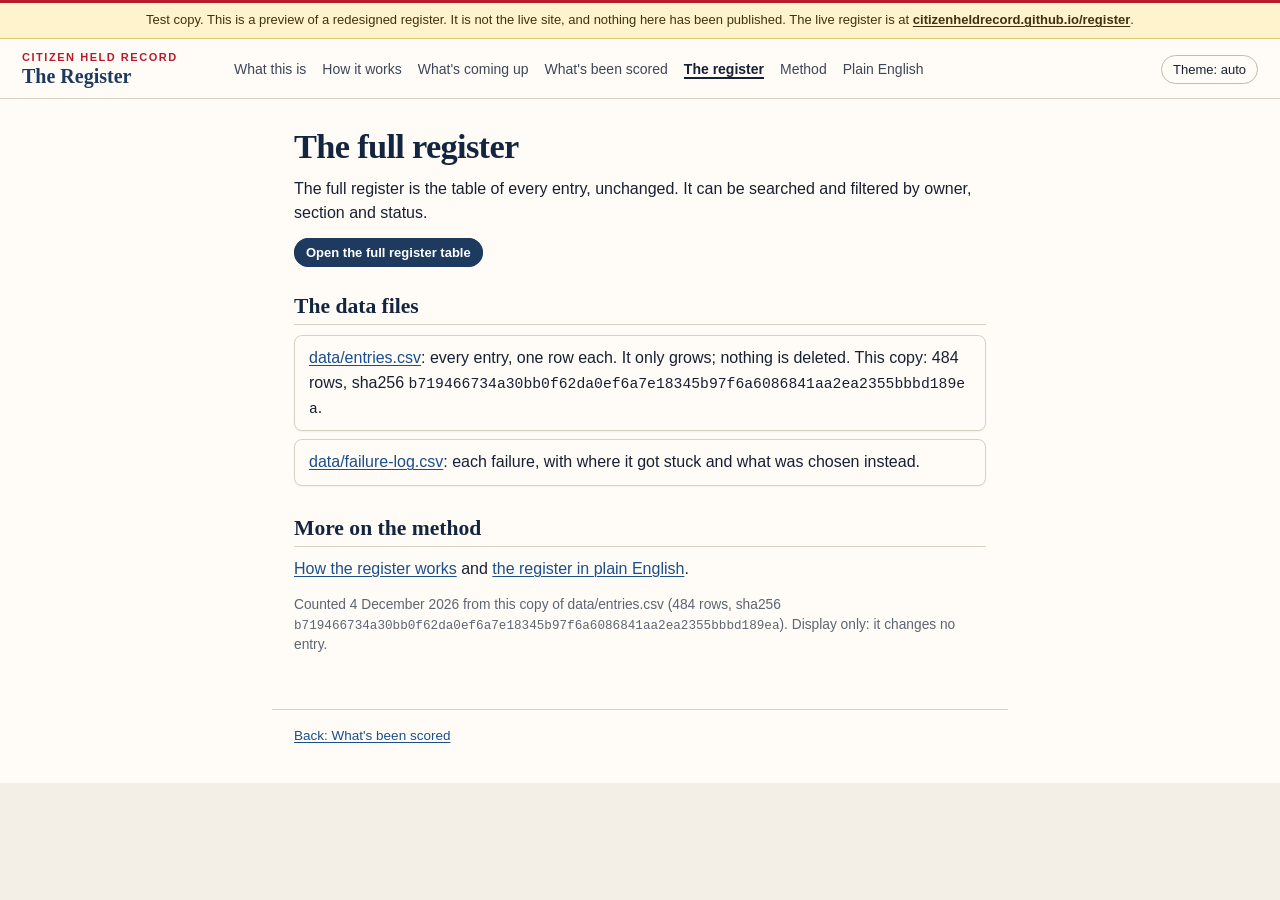
<file: register.html>
<!DOCTYPE html>
<html lang="en">
<head>
<meta charset="utf-8">
<meta name="viewport" content="width=device-width, initial-scale=1">
<meta name="robots" content="noindex, nofollow">
<title>The full register | Citizen Held Record</title>
<link rel="stylesheet" href="assets/chr.css">
<link rel="icon" href="assets/favicon.svg" type="image/svg+xml">
<script>
(function(){try{var m=localStorage.getItem("chr-theme")||"auto";
var d=m==="dark"||(m!=="light"&&window.matchMedia&&matchMedia("(prefers-color-scheme: dark)").matches);
document.documentElement.setAttribute("data-theme", d?"dark":"light");}catch(e){}})();
</script>

</head>
<body class="page-shell" data-page="register-door">
<div class="top-stack">
<div class="maple-bar" aria-hidden="true"></div>
<div class="test-banner">Test copy. This is a preview of a redesigned register. It is not the live site, and nothing here has been published. The live register is at <a href="https://citizenheldrecord.github.io/register/">citizenheldrecord.github.io/register</a>.</div>
<header class="site-header">
  <div class="bar">
    <a class="brand" href="index.html">
      <span class="brand-kicker">Citizen Held Record</span>
      <span class="brand-name">The Register</span>
    </a>
    <nav class="pages" aria-label="Pages">
      <ol>
        <li><a href="what.html">What this is</a></li><li><a href="how.html">How it works</a></li><li><a href="coming-up.html">What's coming up</a></li><li><a href="scored.html">What's been scored</a></li><li><a href="index.html" aria-current="page">The register</a></li><li><a href="method.html">Method</a></li><li><a href="plain-english.html">Plain English</a></li>
      </ol>
    </nav>
    <div class="header-actions">
      <button type="button" class="theme-toggle" id="theme-toggle" aria-label="Switch colour theme">Theme: auto</button>
    </div>
  </div>
</header>

<main class="page essay">
<p id="load-error" hidden></p>
<h1>The full register</h1>
<p>The full register is the table of every entry, unchanged. It can be searched and filtered by owner, section and status.</p>
<p><a class="btn btn-primary" href="index.html"><b>Open the full register table</b></a></p>
<h2>The data files</h2>
<div id="data-files"></div>
<h2>More on the method</h2>
<p><a href="method.html">How the register works</a> and <a href="plain-english.html">the register in plain English</a>.</p>
<p class="small" id="built-line"></p>
</main>
<div class="pager"><a href="scored.html">Back: What's been scored</a><span></span></div>

<script src="assets/lib.js"></script>
<script src="assets/pages.js"></script>
</body>
</html>
</file>
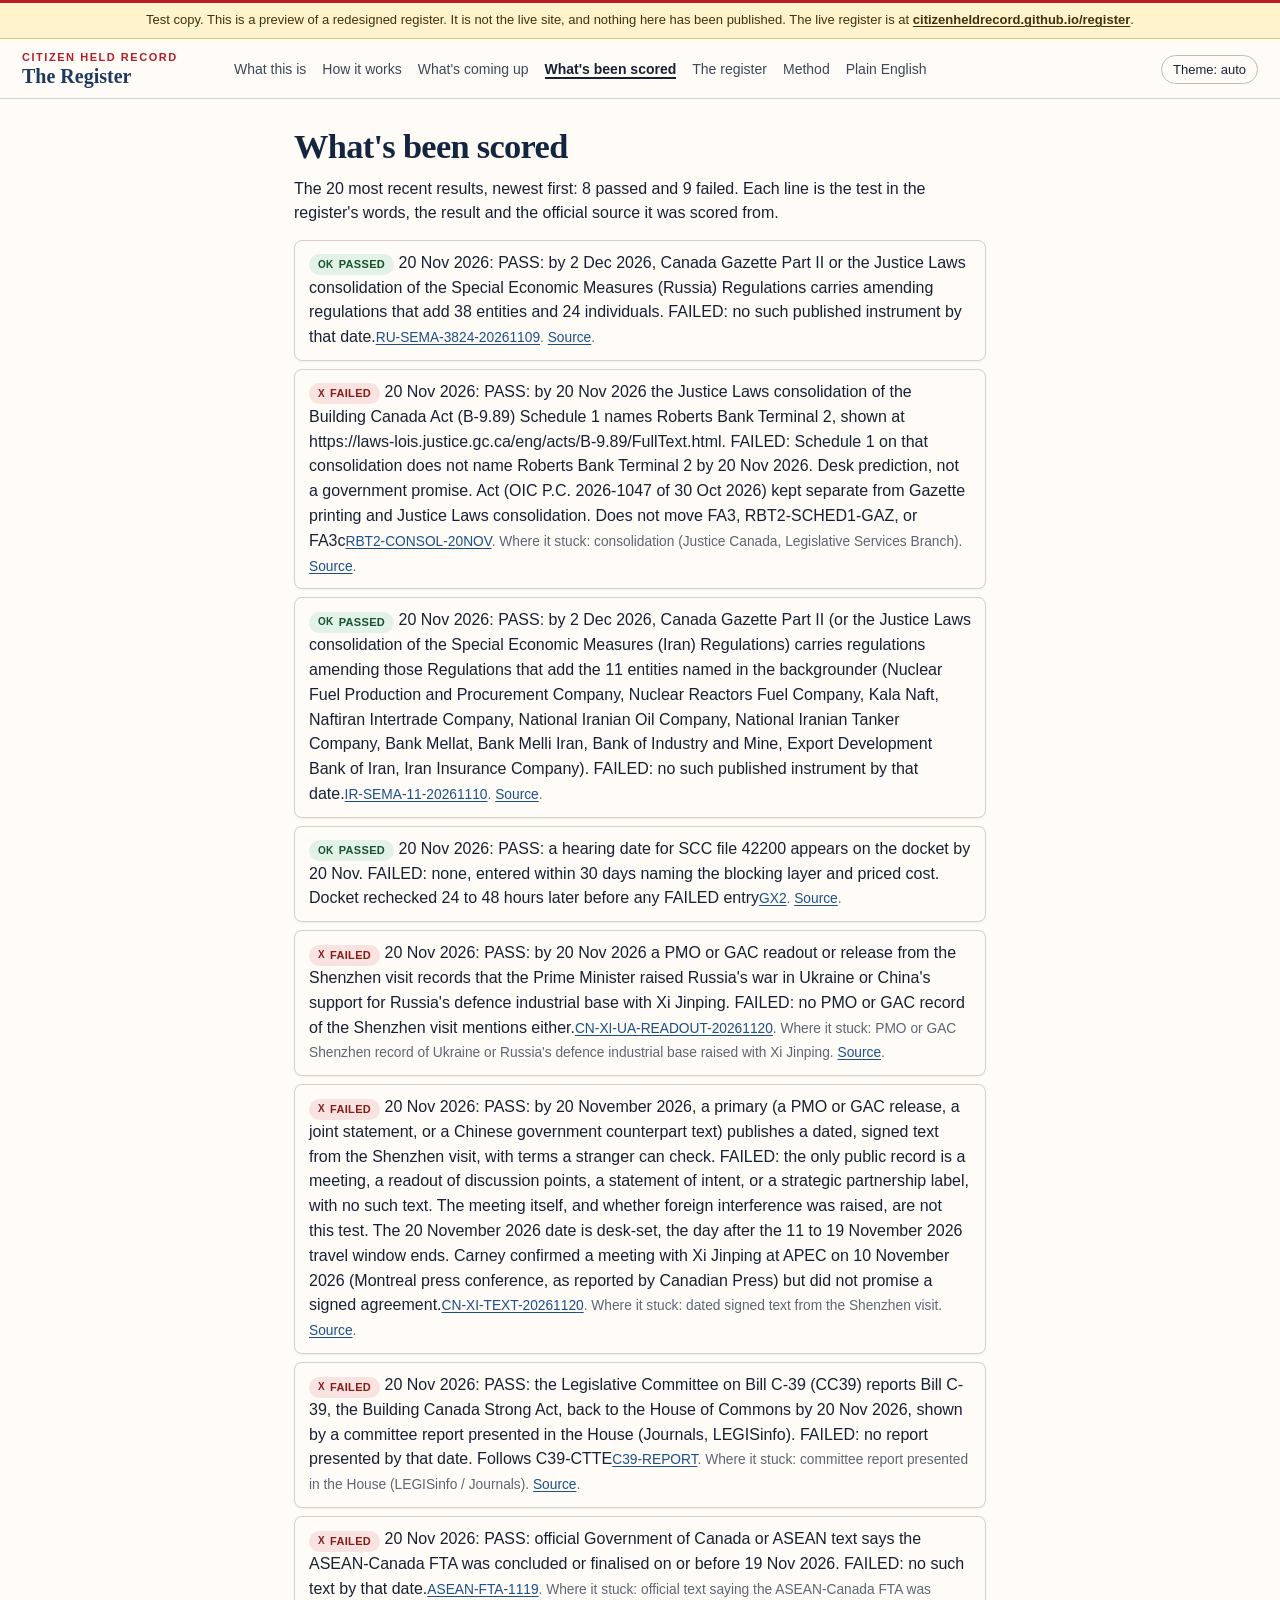
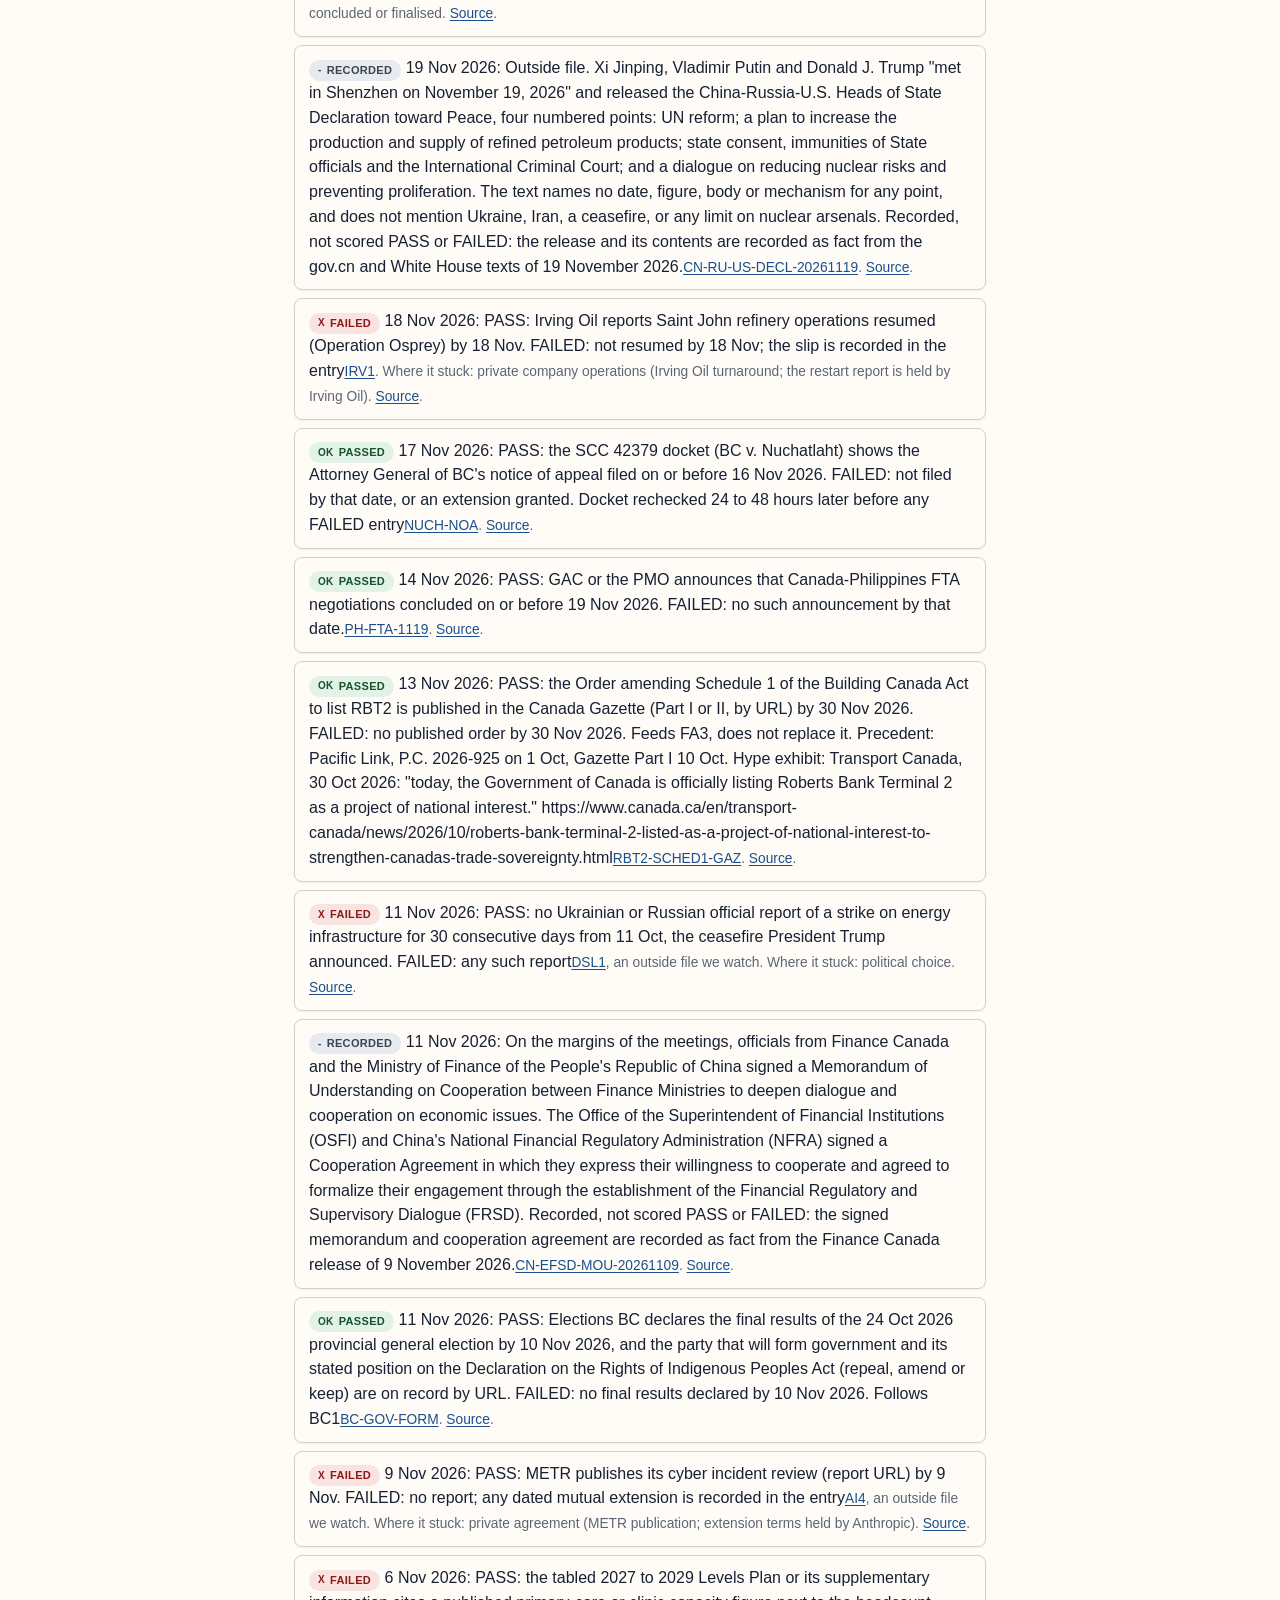
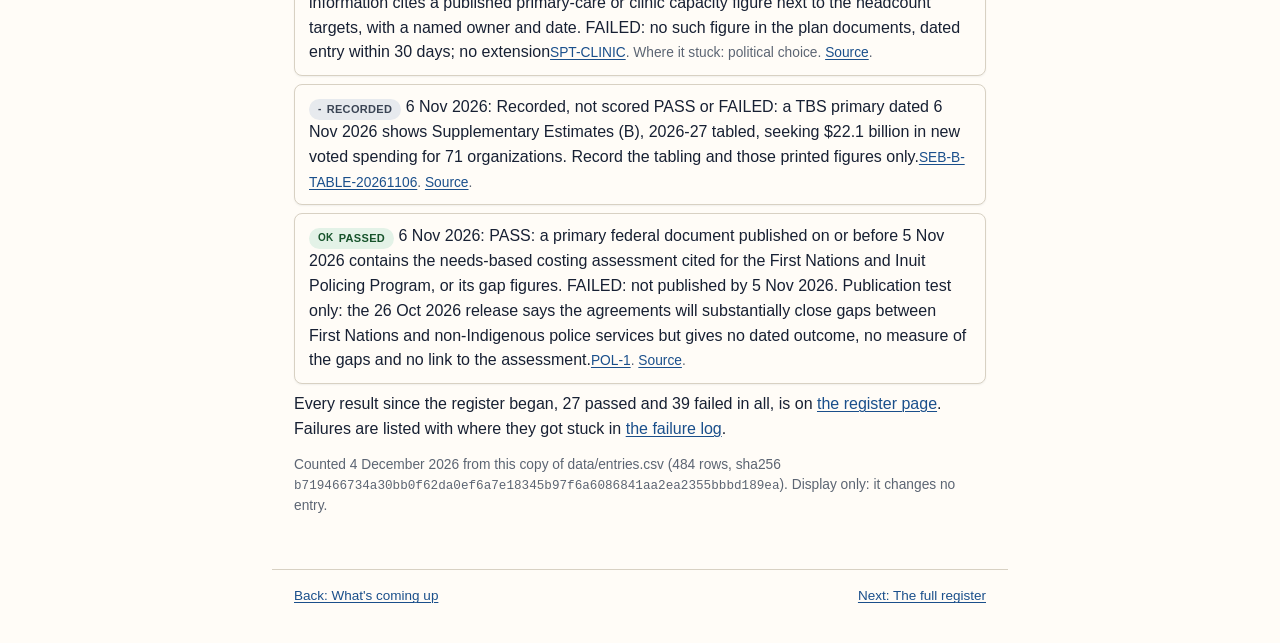
<file: scored.html>
<!DOCTYPE html>
<html lang="en">
<head>
<meta charset="utf-8">
<meta name="viewport" content="width=device-width, initial-scale=1">
<meta name="robots" content="noindex, nofollow">
<title>What's been scored | Citizen Held Record</title>
<link rel="stylesheet" href="assets/chr.css">
<link rel="icon" href="assets/favicon.svg" type="image/svg+xml">
<script>
(function(){try{var m=localStorage.getItem("chr-theme")||"auto";
var d=m==="dark"||(m!=="light"&&window.matchMedia&&matchMedia("(prefers-color-scheme: dark)").matches);
document.documentElement.setAttribute("data-theme", d?"dark":"light");}catch(e){}})();
</script>

</head>
<body class="page-shell" data-page="scored">
<div class="top-stack">
<div class="maple-bar" aria-hidden="true"></div>
<div class="test-banner">Test copy. This is a preview of a redesigned register. It is not the live site, and nothing here has been published. The live register is at <a href="https://citizenheldrecord.github.io/register/">citizenheldrecord.github.io/register</a>.</div>
<header class="site-header">
  <div class="bar">
    <a class="brand" href="index.html">
      <span class="brand-kicker">Citizen Held Record</span>
      <span class="brand-name">The Register</span>
    </a>
    <nav class="pages" aria-label="Pages">
      <ol>
        <li><a href="what.html">What this is</a></li><li><a href="how.html">How it works</a></li><li><a href="coming-up.html">What's coming up</a></li><li><a href="scored.html" aria-current="page">What's been scored</a></li><li><a href="index.html">The register</a></li><li><a href="method.html">Method</a></li><li><a href="plain-english.html">Plain English</a></li>
      </ol>
    </nav>
    <div class="header-actions">
      <button type="button" class="theme-toggle" id="theme-toggle" aria-label="Switch colour theme">Theme: auto</button>
    </div>
  </div>
</header>

<main class="page essay">
<p id="load-error" hidden></p>
<h1>What's been scored</h1>
<p id="scored-lead">The most recent results, newest first. Each line is the test in the register's words, the result and the official source it was scored from.</p>
<div id="scored-list"><p>Loading...</p></div>
<p id="scored-foot"></p>
<p class="small" id="built-line"></p>
</main>
<div class="pager"><a href="coming-up.html">Back: What's coming up</a><a href="register.html">Next: The full register</a></div>

<script src="assets/lib.js"></script>
<script src="assets/pages.js"></script>
</body>
</html>
</file>
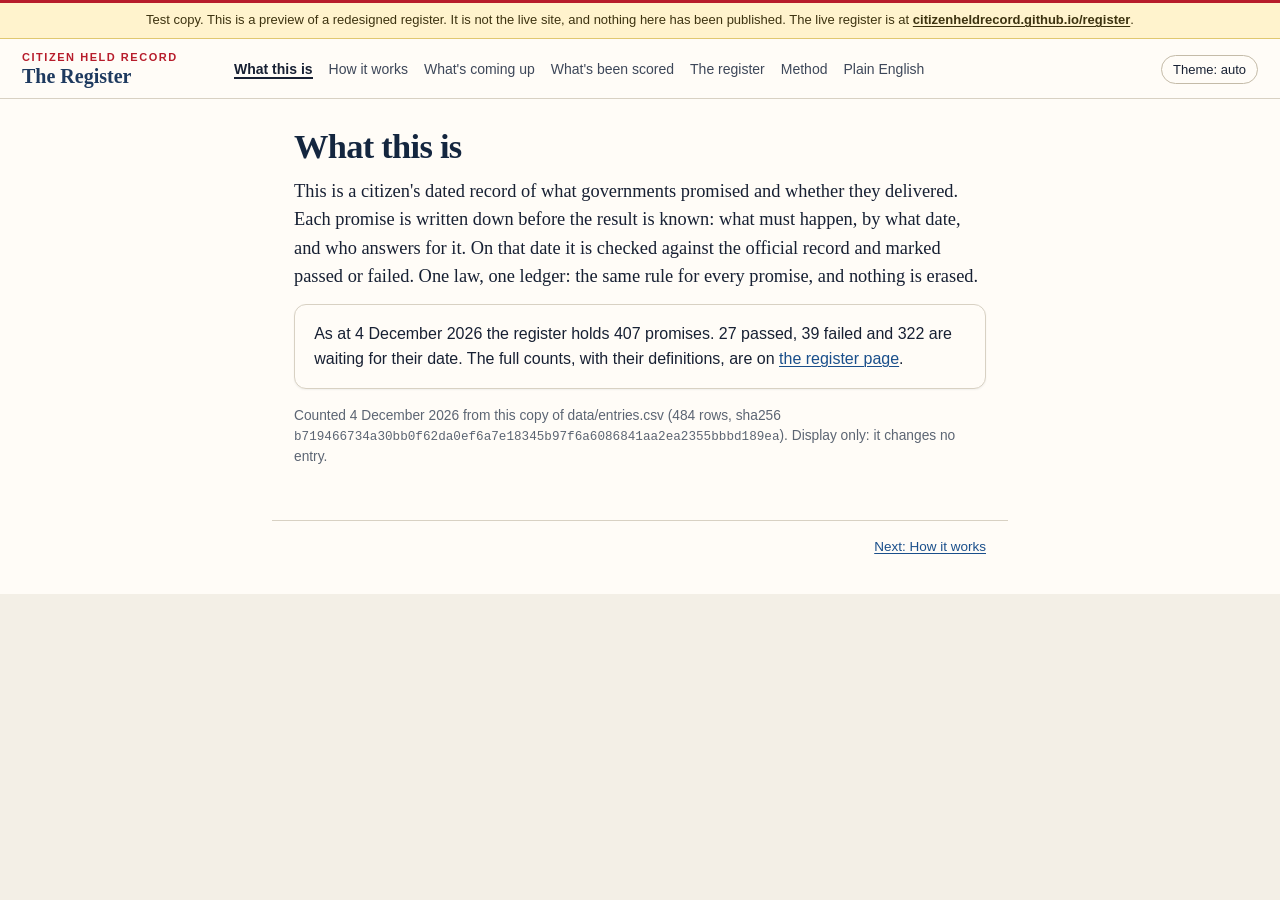
<file: what.html>
<!DOCTYPE html>
<html lang="en">
<head>
<meta charset="utf-8">
<meta name="viewport" content="width=device-width, initial-scale=1">
<meta name="robots" content="noindex, nofollow">
<title>What this is | Citizen Held Record</title>
<link rel="stylesheet" href="assets/chr.css">
<link rel="icon" href="assets/favicon.svg" type="image/svg+xml">
<script>
(function(){try{var m=localStorage.getItem("chr-theme")||"auto";
var d=m==="dark"||(m!=="light"&&window.matchMedia&&matchMedia("(prefers-color-scheme: dark)").matches);
document.documentElement.setAttribute("data-theme", d?"dark":"light");}catch(e){}})();
</script>

</head>
<body class="page-shell" data-page="what">
<div class="top-stack">
<div class="maple-bar" aria-hidden="true"></div>
<div class="test-banner">Test copy. This is a preview of a redesigned register. It is not the live site, and nothing here has been published. The live register is at <a href="https://citizenheldrecord.github.io/register/">citizenheldrecord.github.io/register</a>.</div>
<header class="site-header">
  <div class="bar">
    <a class="brand" href="index.html">
      <span class="brand-kicker">Citizen Held Record</span>
      <span class="brand-name">The Register</span>
    </a>
    <nav class="pages" aria-label="Pages">
      <ol>
        <li><a href="what.html" aria-current="page">What this is</a></li><li><a href="how.html">How it works</a></li><li><a href="coming-up.html">What's coming up</a></li><li><a href="scored.html">What's been scored</a></li><li><a href="index.html">The register</a></li><li><a href="method.html">Method</a></li><li><a href="plain-english.html">Plain English</a></li>
      </ol>
    </nav>
    <div class="header-actions">
      <button type="button" class="theme-toggle" id="theme-toggle" aria-label="Switch colour theme">Theme: auto</button>
    </div>
  </div>
</header>

<main class="page essay">
<p id="load-error" hidden></p>
<h1>What this is</h1>
<p class="lead">This is a citizen's dated record of what governments promised and whether they delivered. Each promise is written down before the result is known: what must happen, by what date, and who answers for it. On that date it is checked against the official record and marked passed or failed. One law, one ledger: the same rule for every promise, and nothing is erased.</p>
<div class="facts" id="facts">The full counts, with their definitions, are on <a href="index.html">the register page</a>.</div>
<p class="small" id="built-line"></p>
</main>
<div class="pager"><span></span><a href="how.html">Next: How it works</a></div>

<script src="assets/lib.js"></script>
<script src="assets/pages.js"></script>
</body>
</html>
</file>
<file: assets/chr.css>
/* Citizen Held Record - test-copy stylesheet. No external fonts. No tracking. */
:root {
  --paper: #f3efe6;
  --paper-2: #e8e2d4;
  --ink: #172033;
  --ink-soft: #3d4759;
  --muted: #5c6573;
  --line: #d8d1c3;
  --line-strong: #c4bba8;
  --card: #fffcf7;
  --navy: #1e3a5f;
  --navy-deep: #14263f;
  --maple: #b71c2b;
  --link: #1a4f8b;
  --link-hover: #0e3560;
  --pass-bg: #e3f2e7;
  --pass-ink: #16532b;
  --pass-bar: #2a7a4a;
  --fail-bg: #f8e3e1;
  --fail-ink: #8a1c18;
  --fail-bar: #c62828;
  --open-bg: #f8edd6;
  --open-ink: #6e4300;
  --open-bar: #c49214;
  --rec-bg: #e7eaee;
  --rec-ink: #3a4454;
  --rec-bar: #6b7380;
  --due-bg: #e3eef7;
  --due-ink: #1a4c74;
  --due-bar: #2b6ea3;
  --prop-bg: #ece6f4;
  --prop-ink: #4a2e6e;
  --prop-bar: #6b4a8a;
  --shadow: 0 1px 2px rgba(23, 32, 51, 0.05), 0 10px 28px rgba(23, 32, 51, 0.07);
  --shadow-sm: 0 1px 2px rgba(23, 32, 51, 0.06);
  --serif: "Iowan Old Style", "Palatino Linotype", Palatino, "Times New Roman", Times, serif;
  --sans: -apple-system, BlinkMacSystemFont, "Segoe UI", "Liberation Sans", system-ui, sans-serif;
  --mono: "SF Mono", ui-monospace, "Liberation Mono", Menlo, Consolas, monospace;
  --radius: 12px;
  --radius-sm: 8px;
  --header-bg: #fffcf7;
  --focus: 0 0 0 3px rgba(26, 79, 139, 0.35);
  --drawer: 34rem;
  color-scheme: light;
}
[data-theme="dark"] {
  --paper: #12151c;
  --paper-2: #1a1f2a;
  --ink: #ece7dc;
  --ink-soft: #c5bfb2;
  --muted: #9a9488;
  --line: #2d3340;
  --line-strong: #3d4554;
  --card: #1b2030;
  --navy: #d5deec;
  --navy-deep: #e8edf6;
  --maple: #e05a64;
  --link: #8cbcf0;
  --link-hover: #c5def8;
  --pass-bg: #173126;
  --pass-ink: #b6e4c4;
  --pass-bar: #4caf72;
  --fail-bg: #3a1a18;
  --fail-ink: #f3b6b2;
  --fail-bar: #e05a64;
  --open-bg: #3a2d12;
  --open-ink: #f0d59a;
  --open-bar: #e0b44a;
  --rec-bg: #262b36;
  --rec-ink: #c9cfd8;
  --rec-bar: #8b93a0;
  --due-bg: #173044;
  --due-ink: #b9d6ee;
  --due-bar: #5aa3d6;
  --prop-bg: #2a2038;
  --prop-ink: #d7c4ee;
  --prop-bar: #9b7ab8;
  --shadow: 0 1px 2px rgba(0, 0, 0, 0.4), 0 10px 28px rgba(0, 0, 0, 0.35);
  --shadow-sm: 0 1px 2px rgba(0, 0, 0, 0.35);
  --header-bg: #12151c;
  --focus: 0 0 0 3px rgba(140, 188, 240, 0.45);
  color-scheme: dark;
}
*, *::before, *::after { box-sizing: border-box; }
html { scroll-behavior: smooth; }
@media (prefers-reduced-motion: reduce) {
  html { scroll-behavior: auto; }
  *, *::before, *::after { animation: none !important; transition: none !important; }
}
body {
  margin: 0;
  background: var(--paper);
  color: var(--ink);
  font: 16px/1.55 var(--sans);
  overflow-wrap: break-word;
}
body.register-page { padding-bottom: 4rem; }
img, svg { max-width: 100%; }
a { color: var(--link); text-decoration-thickness: 1px; text-underline-offset: 2px; }
a:hover { color: var(--link-hover); }
a:focus-visible, button:focus-visible, input:focus-visible, select:focus-visible, summary:focus-visible {
  outline: none;
  box-shadow: var(--focus);
  border-radius: 4px;
}
.skip {
  position: absolute;
  left: 12px;
  top: -40px;
  background: var(--navy);
  color: #fff;
  padding: 8px 12px;
  z-index: 100;
}
.skip:focus { top: 12px; }
.maple-bar { height: 3px; background: var(--maple); }
.test-banner {
  background: #fff3cd;
  color: #3d3310;
  border-bottom: 1px solid #e0c870;
  font: 13px/1.45 var(--sans);
  padding: 8px 18px;
  text-align: center;
}
[data-theme="dark"] .test-banner {
  background: #3a3110;
  color: #f3e7b8;
  border-bottom-color: #6a5a20;
}
.test-banner a { color: inherit; font-weight: 600; }
.top-stack {
  position: sticky;
  top: 0;
  z-index: 50;
  isolation: isolate;
  background: var(--header-bg);
}
.site-header {
  background: var(--header-bg);
  border-bottom: 1px solid var(--line);
  position: relative;
}
.bar {
  max-width: 80rem;
  margin: 0 auto;
  padding: 12px 22px 10px;
  display: flex;
  flex-wrap: wrap;
  align-items: center;
  gap: 10px 20px;
}
.brand { display: flex; flex-direction: column; gap: 1px; text-decoration: none; color: var(--navy); min-width: 12rem; }
.brand-kicker {
  font: 700 11px/1.2 var(--sans);
  letter-spacing: 0.14em;
  text-transform: uppercase;
  color: var(--maple);
}
.brand-name { font: 700 20px/1.15 var(--serif); color: var(--navy); }
nav.pages { flex: 1; }
nav.pages ol {
  list-style: none;
  margin: 0;
  padding: 0;
  display: flex;
  flex-wrap: wrap;
  gap: 4px 16px;
  font: 14px/1.4 var(--sans);
}
nav.pages a { color: var(--ink-soft); text-decoration: none; }
nav.pages a:hover { color: var(--link); text-decoration: underline; }
nav.pages a[aria-current="page"] {
  color: var(--ink);
  font-weight: 700;
  border-bottom: 2px solid var(--ink);
  text-decoration: none;
}
.header-actions { margin-left: auto; display: flex; gap: 8px; align-items: center; }
.theme-toggle, .icon-btn, button.btn, a.btn {
  font: 13px/1.2 var(--sans);
  padding: 6px 11px;
  border: 1px solid var(--line-strong);
  background: var(--card);
  color: var(--ink);
  border-radius: 999px;
  cursor: pointer;
  text-decoration: none;
}
.theme-toggle:hover, .icon-btn:hover, button.btn:hover, a.btn:hover { border-color: var(--navy); }
button.btn-primary, a.btn-primary {
  background: var(--navy);
  color: #fff;
  border-color: var(--navy);
}
[data-theme="dark"] button.btn-primary, [data-theme="dark"] a.btn-primary { color: #12151c; }
.wrap, main.page {
  max-width: 80rem;
  margin: 0 auto;
  padding: 22px 22px 8px;
}
main.essay { max-width: 46rem; }
.lede-block { max-width: 48rem; margin-bottom: 1.4rem; }
h1 {
  font: 700 2.15rem/1.15 var(--serif);
  margin: 6px 0 10px;
  color: var(--navy-deep);
  letter-spacing: -0.02em;
}
h2 {
  font: 700 1.35rem/1.25 var(--serif);
  margin: 1.8rem 0 0.6rem;
  color: var(--navy-deep);
  padding-bottom: 0.25rem;
  border-bottom: 1px solid var(--line);
}
h3 { font: 700 1.05rem/1.3 var(--serif); margin: 1.1rem 0 0.4rem; color: var(--navy); }
p { margin: 0 0 0.85rem; }
.lead { font: 400 1.15rem/1.55 var(--serif); color: var(--ink); }
.muted, .small, .meta { color: var(--muted); }
.small, .meta { font-size: 0.86rem; line-height: 1.45; }
.frontdoor, .panel, .suggest, .card, .facts, .sha, .stand-box {
  background: var(--card);
  border: 1px solid var(--line);
  border-radius: var(--radius);
  box-shadow: var(--shadow-sm);
}
.frontdoor, .panel, .suggest, .facts, .stand-box { padding: 1.05rem 1.2rem 1rem; margin: 0 0 1.1rem; }
.frontdoor h2, .suggest h2, .panel h2 { margin-top: 0; border: 0; padding: 0; }
.glossary-list { margin: 0.4rem 0 0; padding-left: 1.15rem; }
.glossary-list li { margin: 0.35rem 0; }
details.block { margin: 0.6rem 0; }
details.block > summary {
  cursor: pointer;
  font-weight: 700;
  color: var(--navy);
}
.cards {
  display: grid;
  grid-template-columns: repeat(6, 1fr);
  gap: 10px;
  margin: 0 0 1.25rem;
}
.stat {
  background: var(--card);
  border: 1px solid var(--line);
  border-radius: var(--radius);
  box-shadow: var(--shadow-sm);
  padding: 12px 14px 11px;
  text-align: left;
  cursor: pointer;
  font: inherit;
  color: inherit;
  display: flex;
  flex-direction: column;
  gap: 2px;
  min-height: 6.4rem;
  border-top: 3px solid var(--rec-bar);
  position: relative;
}
.stat:hover { border-color: var(--line-strong); box-shadow: var(--shadow); }
.stat[aria-pressed="true"] { outline: 2px solid var(--navy); outline-offset: 1px; }
.stat .n {
  font: 700 1.85rem/1 var(--serif);
  color: var(--navy-deep);
  letter-spacing: -0.03em;
}
.stat .lbl { font: 700 11px/1.2 var(--sans); letter-spacing: 0.08em; text-transform: uppercase; color: var(--muted); }
.stat .hint { font-size: 12px; color: var(--muted); margin-top: auto; }
.stat.total { border-top-color: var(--navy); }
.stat.pass { border-top-color: var(--pass-bar); }
.stat.fail { border-top-color: var(--fail-bar); }
.stat.open { border-top-color: var(--open-bar); }
.stat.recorded { border-top-color: var(--rec-bar); }
.stat.due { border-top-color: var(--due-bar); }
.tally-wrap { overflow-x: auto; margin: 0.6rem 0 0.8rem; }
table.tally, table.data, table.plain {
  border-collapse: collapse;
  width: 100%;
  font-size: 14px;
  background: var(--card);
}
table.tally th, table.tally td, table.plain th, table.plain td {
  border: 1px solid var(--line);
  padding: 6px 8px;
  text-align: left;
  vertical-align: top;
}
table.tally th, table.plain th { background: var(--paper-2); font-weight: 650; }
.timeline {
  background: var(--card);
  border: 1px solid var(--line);
  border-radius: var(--radius);
  padding: 1rem 1.2rem;
  margin: 0 0 1.25rem;
  box-shadow: var(--shadow-sm);
}
.timeline h2 { margin-top: 0; border: 0; padding: 0; }
.timeline ol { list-style: none; margin: 0; padding: 0; }
.timeline li {
  display: grid;
  grid-template-columns: 7.5rem 1fr;
  gap: 12px;
  padding: 0.55rem 0;
  border-top: 1px solid var(--line);
  align-items: start;
}
.timeline li:first-child { border-top: 0; }
.timeline .when { font: 700 13px/1.3 var(--sans); color: var(--navy); }
.timeline .overdue .when { color: var(--fail-ink); }
.tools {
  position: sticky;
  top: 58px;
  z-index: 15;
  background: var(--paper);
  padding: 10px 0 12px;
  border-bottom: 1px solid var(--line);
  margin: 0 -4px 12px;
  display: flex;
  flex-wrap: wrap;
  gap: 8px 10px;
  align-items: end;
}
.tools label {
  display: flex;
  flex-direction: column;
  gap: 3px;
  font: 600 11px/1.2 var(--sans);
  letter-spacing: 0.04em;
  text-transform: uppercase;
  color: var(--muted);
}
.tools input, .tools select, .tools button {
  font: 14px/1.3 var(--sans);
  padding: 7px 9px;
  border: 1px solid var(--line-strong);
  border-radius: var(--radius-sm);
  background: var(--card);
  color: var(--ink);
}
.tools input[type="search"] { width: 16rem; min-width: 12rem; }
.tools input[type="date"] { min-width: 9.5rem; }
.tools .grow { flex: 1; min-width: 12rem; }
.tools .count {
  margin-left: auto;
  font: 700 14px/1.3 var(--sans);
  color: var(--navy);
  text-transform: none;
  letter-spacing: 0;
  padding-bottom: 8px;
}
.results-table-wrap { overflow-x: auto; border: 1px solid var(--line); border-radius: var(--radius); background: var(--card); box-shadow: var(--shadow-sm); }
table.results { width: 100%; border-collapse: collapse; font-size: 14px; }
table.results th, table.results td {
  padding: 9px 10px;
  text-align: left;
  vertical-align: top;
  border-bottom: 1px solid var(--line);
}
table.results th {
  background: var(--paper-2);
  font: 650 12px/1.2 var(--sans);
  letter-spacing: 0.04em;
  text-transform: uppercase;
  color: var(--muted);
  position: sticky;
  top: 0;
}
table.results tbody tr { cursor: pointer; }
table.results tbody tr:hover, table.results tbody tr:focus-within { background: var(--paper-2); }
table.results tbody tr.active { background: var(--due-bg); }
table.results .col-id { white-space: nowrap; font-weight: 700; }
table.results .col-test { min-width: 22rem; }
table.results .col-owner { min-width: 10rem; max-width: 16rem; }
table.results .col-date { white-space: nowrap; }
.cards-list { display: none; }
.row-card {
  background: var(--card);
  border: 1px solid var(--line);
  border-radius: var(--radius);
  padding: 12px 14px;
  margin: 0 0 8px;
  box-shadow: var(--shadow-sm);
  cursor: pointer;
}
.row-card:hover, .row-card.active { border-color: var(--navy); }
.row-card header { display: flex; justify-content: space-between; gap: 8px; align-items: flex-start; margin-bottom: 6px; }
.row-card .rid { font-weight: 700; }
.row-card .test { margin: 0 0 6px; }
.row-card .foot { font-size: 13px; color: var(--muted); }
.pill {
  display: inline-flex;
  align-items: center;
  gap: 5px;
  font: 650 11px/1 var(--sans);
  letter-spacing: 0.03em;
  text-transform: uppercase;
  padding: 4px 8px;
  border-radius: 999px;
  white-space: nowrap;
  background: var(--rec-bg);
  color: var(--rec-ink);
  border: 1px solid transparent;
}
.pill i { font-style: normal; font-size: 10px; }
.pill.pass { background: var(--pass-bg); color: var(--pass-ink); }
.pill.fail { background: var(--fail-bg); color: var(--fail-ink); }
.pill.open { background: var(--open-bg); color: var(--open-ink); }
.pill.due { background: var(--due-bg); color: var(--due-ink); }
.pill.recorded { background: var(--rec-bg); color: var(--rec-ink); }
.pill.proposed { background: var(--prop-bg); color: var(--prop-ink); }
.pill.closed, .pill.replaced, .pill.repeating, .pill.scoring { background: var(--rec-bg); color: var(--rec-ink); }
.empty { font-style: italic; color: var(--muted); padding: 1.2rem; }
.drawer-root[hidden] { display: none !important; }
.drawer-root {
  position: fixed;
  inset: 0;
  z-index: 40;
  display: block;
}
.drawer-backdrop {
  position: absolute;
  inset: 0;
  background: rgba(16, 20, 28, 0.42);
}
.drawer {
  position: absolute;
  top: 0;
  right: 0;
  height: 100%;
  width: min(var(--drawer), 100%);
  background: var(--card);
  color: var(--ink);
  box-shadow: var(--shadow);
  overflow: auto;
  padding: 18px 20px 40px;
  border-left: 1px solid var(--line);
}
.drawer h2 { margin-top: 0.2rem; border: 0; padding: 0; }
.drawer-head { display: flex; justify-content: space-between; gap: 10px; align-items: flex-start; }
.field-list { margin: 0; padding: 0; }
.field-list > div { padding: 0.55rem 0; border-top: 1px solid var(--line); }
.field-list dt, .field-name {
  font: 650 11px/1.2 var(--sans);
  letter-spacing: 0.06em;
  text-transform: uppercase;
  color: var(--muted);
  margin-bottom: 3px;
}
.field-list dd { margin: 0; }
.permalink { font: 13px var(--mono); }
.sha {
  padding: 10px 14px;
  margin: 0 0 1rem;
  font: 12.5px/1.45 var(--mono);
  word-break: break-all;
}
.copies { margin: 0 0 0.8rem; }
footer.copyright, .pager {
  max-width: 80rem;
  margin: 2rem auto 0;
  padding: 16px 22px 36px;
  border-top: 1px solid var(--line);
  color: var(--muted);
  font-size: 13.5px;
}
main.essay + .pager, body.page-shell .pager { max-width: 46rem; }
.pager { display: flex; justify-content: space-between; gap: 12px; }
.list { list-style: none; margin: 0; padding: 0; }
.list li {
  background: var(--card);
  border: 1px solid var(--line);
  border-radius: var(--radius-sm);
  padding: 10px 14px;
  margin: 0 0 8px;
  box-shadow: var(--shadow-sm);
}
.date { font: 700 15px/1.3 var(--sans); margin: 18px 0 6px; color: var(--navy); }
code, .mono { font-family: var(--mono); font-size: 0.92em; }
.audit-table { overflow-x: auto; margin: 0 0 1.2rem; }
.status-summary ul { margin: 0.3rem 0 0.8rem; padding-left: 1.2rem; }
#load-error {
  background: var(--fail-bg);
  color: var(--fail-ink);
  border: 1px solid var(--fail-bar);
  padding: 12px 14px;
  border-radius: var(--radius-sm);
  margin: 0 0 1rem;
}
@media (max-width: 1100px) {
  .cards { grid-template-columns: repeat(3, 1fr); }
}
@media (max-width: 800px) {
  .cards { grid-template-columns: repeat(2, 1fr); }
  .bar { padding: 10px 14px 8px; align-items: flex-start; }
  .brand { min-width: 0; padding-right: 7rem; }
  nav.pages { flex: 1 1 100%; }
  nav.pages ol { gap: 6px 12px; font-size: 13px; }
  .header-actions { position: absolute; right: 12px; top: auto; margin: 0; }
  .site-header { position: sticky; }
  .wrap, main.page, footer.copyright { padding-left: 14px; padding-right: 14px; }
  h1 { font-size: 1.7rem; }
  .lede-block { margin-bottom: 0.9rem; }
  .frontdoor { padding: 0.85rem 1rem; }
  .stat { min-height: 5.6rem; padding: 10px 11px; }
  .stat .n { font-size: 1.6rem; }
  .tools { top: 0; position: static; }
  .tools input[type="search"] { width: 100%; }
  .results-table-wrap { display: none; }
  .cards-list { display: block; }
  .timeline li { grid-template-columns: 1fr; gap: 2px; }
  .drawer { width: 100%; }
  .test-banner { font-size: 12px; padding: 6px 12px; }
}
body.drawer-open .tools { visibility: hidden; }
#entries, #tools { scroll-margin-top: 7.5rem; }
@media (max-width: 800px) {
  #entries, #tools { scroll-margin-top: 13.5rem; }
}

@media (min-width: 801px) {
  .cards-list { display: none !important; }
}
@media print {
  .test-banner, .theme-toggle, .tools, .drawer-root, .skip { display: none !important; }
  .site-header { position: static; }
  body { background: #fff; color: #000; }
  a { color: #000; }
}

/* Suggest-a-row card and wayfinding */
.suggest-card {
  background: var(--card);
  border: 1px solid var(--line);
  border-top: 4px solid var(--maple);
  border-radius: var(--radius);
  box-shadow: var(--shadow);
  padding: 1.15rem 1.25rem 1.2rem;
  margin: 0 0 1.25rem;
}
.suggest-card h2 {
  margin-top: 0;
  border: 0;
  padding: 0;
  color: var(--navy-deep);
}
.suggest-card ol { margin: 0.35rem 0 0.9rem; padding-left: 1.3rem; }
.suggest-card li { margin: 0.35rem 0; }
.suggest-card a[href^="mailto"] { font-weight: 700; }
#suggest-row, #suggest-row-again, #start-here, #ways-eaten, #honest,
#how-to-read, #the-rules, #rule-entries, #audit, #how-promises,
#scored-entries, #stand, #essays, #overlaps, #related, #faillog, #keep-score {
  scroll-margin-top: 7.5rem;
}
.suggest-bar {
  display: none;
  padding: 8px 14px 10px;
  background: var(--header-bg);
  border-bottom: 1px solid var(--line);
}
.suggest-bar a { display: block; text-align: center; width: 100%; }
.page-jump {
  display: flex;
  flex-wrap: wrap;
  gap: 6px 8px;
  margin: 0 0 1.2rem;
  font: 13px/1.3 var(--sans);
}
.page-jump a {
  background: var(--card);
  border: 1px solid var(--line);
  border-radius: 999px;
  padding: 5px 10px;
  text-decoration: none;
  color: var(--navy);
}
.page-jump a:hover { border-color: var(--navy); color: var(--link-hover); text-decoration: underline; }
section.panel { padding: 1.05rem 1.2rem 1rem; margin: 0 0 1.1rem; }
section.panel > h2:first-child, .panel > h2:first-child { margin-top: 0; border: 0; padding: 0; }
@media (max-width: 800px) {
  .suggest-bar { display: block; }
  .header-actions .suggest-nav { display: none; }
  #suggest-row, #suggest-row-again, #start-here, #ways-eaten, #honest,
  #how-to-read, #the-rules, #rule-entries, #audit, #how-promises,
  #scored-entries, #stand, #essays, #overlaps, #related, #faillog, #keep-score {
    scroll-margin-top: 16.5rem;
  }
}
</file>
